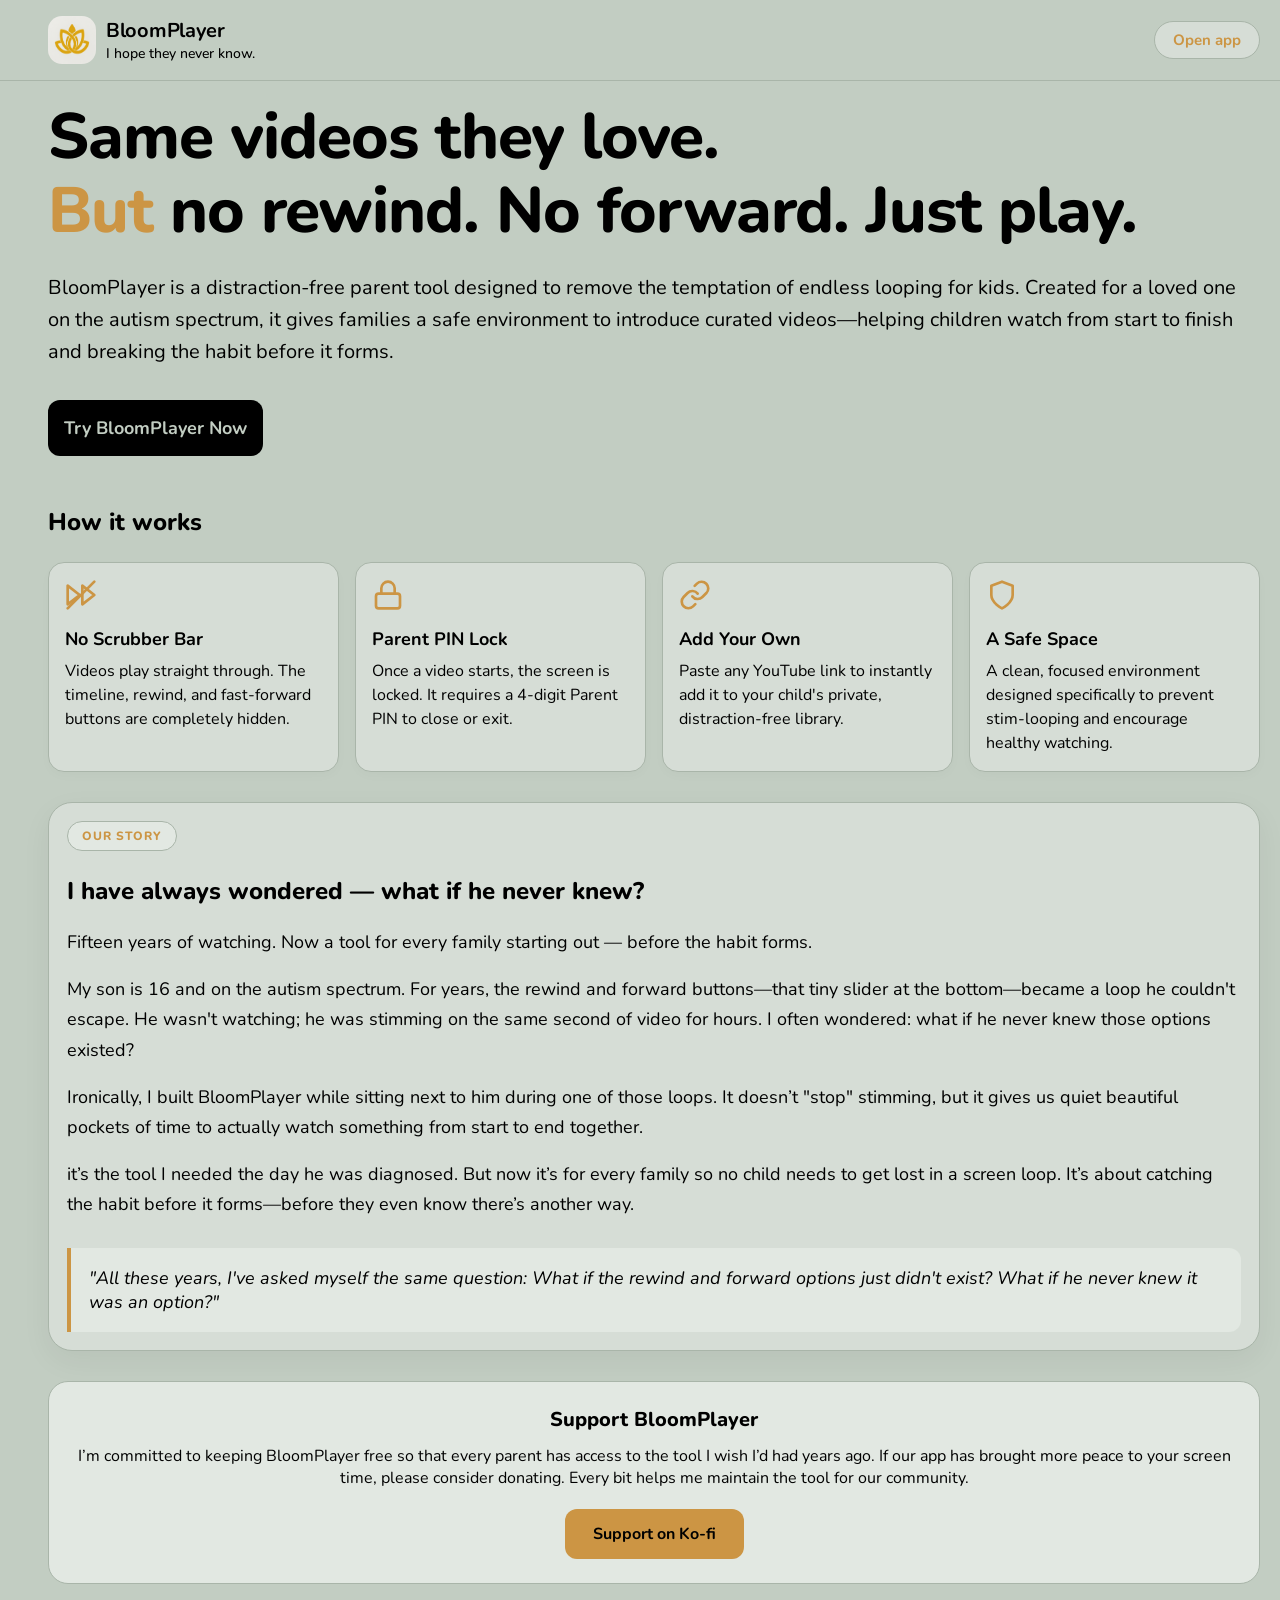
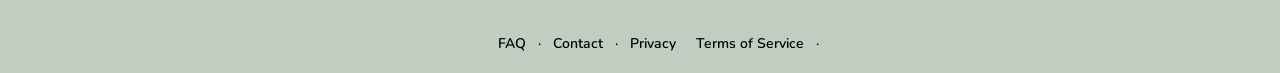
<file: index.html>
<!DOCTYPE html>
<html lang="en">
<head>
<meta charset="UTF-8"/>
<meta name="color-scheme" content="light">
<meta name="viewport" content="width=device-width, initial-scale=1.0, user-scalable=no"/>
<title>BloomPlayer - Distraction-Free Video</title>
<meta name="mobile-web-app-capable" content="yes"/>
<meta name="apple-mobile-web-app-capable" content="yes"/>
<meta name="apple-mobile-web-app-status-bar-style" content="default"/>
<meta name="apple-mobile-web-app-title" content="BloomPlayer"/>
<link rel="apple-touch-icon" href="icon.png"/>
<link rel="icon" type="image/png" href="icon.png"/>
<link rel="manifest" href="manifest.json"/>
<link rel="canonical" href="https://www.bloomplayer.com" />
<meta name="theme-color" content="#C2CDC2"/>

<link rel="stylesheet" href="theme-v2.css?v=2.2"/>
<link href="https://fonts.googleapis.com/css2?family=Nunito:ital,wght@0,400;1,400&family=Nunito:wght@400;500;600;700;800&display=swap" rel="stylesheet"/>

<script async src="https://www.googletagmanager.com/gtag/js?id=G-4LPVCYGQP9"></script>
<script>
  window.dataLayer=window.dataLayer||[];
  function gtag(){dataLayer.push(arguments);}
  gtag('js',new Date());
  gtag('config','G-4LPVCYGQP9');
</script>

<style>
/* --- BASE STYLES --- */
* { margin:0; padding:0; box-sizing:border-box; -webkit-tap-highlight-color:transparent; }
body { background: var(--bg); color: #000000; font-family: 'Nunito', -apple-system, sans-serif; min-height: 100vh; }
.screen { display: flex; flex-direction: column; min-height: 100vh; }

/* Responsive Layout Locks (No max-width caps) */
html, body, .screen { overflow-x: hidden !important; width: 100% !important; }
.app-nav, .app-content { box-sizing: border-box !important; width: 100% !important; padding-left: 20px !important; padding-right: 20px !important; }
@media(min-width: 640px) { .app-nav, .app-content { padding-left: 32px !important; padding-right: 20px !important; } }
@media(min-width: 1024px) { .app-nav, .app-content { padding-left: 48px !important; padding-right: 20px !important; } }

/* --- APP HEADER --- */
.app-nav { position: sticky; top: 0; z-index: 50; background: var(--bg); border-bottom: 1px solid var(--border); display: flex; align-items: center; justify-content: space-between; gap: 12px; width: 100%; padding: 16px; box-sizing: border-box; }
.nav-brand { display: flex; align-items: center; gap: 10px; cursor: pointer; user-select: none; flex: 1; min-width: 0; }
.nav-brand img { width: 48px; height: 48px; border-radius: 14px; flex-shrink: 0; }
.nav-brand > div { min-width: 0; display: flex; flex-direction: column; }
.brand-name { font-size: 20px; font-weight: 700; letter-spacing: -0.3px; white-space: nowrap; overflow: hidden; text-overflow: ellipsis; color: #000000; }
.brand-tag { font-size: 14px; color: #000000; font-style: normal; white-space: nowrap; overflow: hidden; text-overflow: ellipsis; }
.nav-right { display: flex; flex-direction: row; align-items: center; gap: 8px; margin-left: auto; flex-shrink: 0; }

.btn-nav {
    background-color: var(--card);
    color: #CC9544; 
    border: 1px solid var(--border);
    padding: 8px 18px;
    border-radius: 20px;
    font-weight: 700;
    font-size: 15px;
    cursor: pointer;
    text-decoration: none;
    font-family: 'Nunito';
    transition: all 0.2s;
}
.btn-nav:hover { opacity: 0.8; }

/* --- LANDING PAGE SPECIFIC STYLES --- */
.landing-container {
    width: 100%;
}

/* HERO */
.hero {
    padding: 20px 0 20px;
    width: 100%;
}

.hero-tag {
    display: inline-block;
    background-color: var(--card);
    color: #CC9544;
    padding: 6px 14px;
    border-radius: 20px;
    font-size: 12px;
    font-weight: 800;
    letter-spacing: 1px;
    text-transform: uppercase;
    margin-bottom: 24px;
    border: 1px solid var(--border);
}

.hero h1 {
    font-size: clamp(2.5rem, 5vw, 4rem);
    line-height: 1.15;
    margin: 0 0 24px 0;
    letter-spacing: -1px;
    font-weight: 800;
    color: #000000;
}

.hero h1 .accent {
    color: #CC9544; 
}

.hero-description {
    font-size: 20px;
    margin-bottom: 32px;
    color: #000000;
    line-height: 1.6;
    width: 100%;
}

.btn-primary {
    display: inline-flex;
    align-items: center;
    justify-content: center;
    background-color: #000000;
    color: var(--bg); 
    padding: 16px 16px;
    border-radius: 12px;
    font-weight: 700;
    font-size: 18px;
    text-decoration: none;
    transition: opacity 0.2s;
    font-family: 'Nunito';
}

.btn-primary:hover {
    opacity: 0.85;
}

/* WHY GRID */
.why-section {
    margin: 30px 0;
    width: 100%;
}

.why-section h2 {
    font-size: 24px;
    font-weight: 800;
    margin-bottom: 24px;
    color: #000000;
}

.why-grid {
    display: grid;
    grid-template-columns: 1fr;
    gap: 16px;
    width: 100%;
}

@media(min-width: 640px) {
    .why-grid {
        grid-template-columns: repeat(2, 1fr);
    }
}

@media(min-width: 1024px) {
    .why-grid {
        grid-template-columns: repeat(4, 1fr);
    }
}

.why-card {
    background-color: var(--card);
    border: 1px solid var(--border);
    border-radius: 16px;
    padding: 16px;
    box-shadow: 0 4px 12px rgba(0,0,0,0.02);
    display: flex;
    flex-direction: column;
}

.why-icon {
    margin-bottom: 16px;
    color: #CC9544; /* Accents the SVGs beautifully */
}

.why-icon svg {
    width: 32px;
    height: 32px;
    stroke: currentColor;
    display: block;
}

.why-card h3 {
    font-size: 18px;
    font-weight: 700;
    margin-bottom: 8px;
    color: #000000;
}

.why-card p {
    font-size: 16px;
    color: #000000;
    line-height: 1.5;
    margin: 0;
}

/* STORY SECTION */
.story-section {
    background-color: var(--card);
    border: 1px solid var(--border);
    border-radius: 24px;
    padding: 18px;
    margin: 30px 0 30px;
    box-shadow: 0 10px 30px rgba(0,0,0,0.05);
    width: 100%;
}

.story-section h2 {
    font-size: 24px;
    margin-top: 0;
    font-weight: 800;
    margin-bottom: 20px;
    color: #000000;
}

.story-section p {
    font-size: 18px;
    color: #000000;
    line-height: 1.7;
    margin-bottom: 16px;
}

.quote-box {
    background-color: var(--input-bg);
    border-left: 4px solid #CC9544;
    padding: 18px;
    border-radius: 0 12px 12px 0;
    font-style: italic;
    margin-top: 28px;
    font-size: 18px;
    color: #000000;
}

/* DONATION CONTAINER */
.donation-container {
    background-color: var(--input-bg);
    border: 1.5px solid var(--border);
    border-radius: 20px;
    padding: 24px 24px;
    text-align: center;
    margin: 30px 0 30px;
    width: 100%;
}

.donation-container h3 {
    font-size: 20px;
    font-weight: 800;
    margin-bottom: 12px;
    color: #000000;
}

.donation-container p {
    font-size: 16px;
    color: #000000;
    margin-bottom: 20px;
    width: 100%;
}

.btn-donate {
    display: inline-block;
    background-color: #CC9544; 
    color: #000000;
    padding: 14px 28px;
    border-radius: 12px;
    font-weight: 700;
    font-size: 16px;
    text-decoration: none;
    transition: opacity 0.2s;
    font-family: 'Nunito';
}

.btn-donate:hover {
    opacity: 0.85;
}

/* FOOTER */
.app-footer {
    text-align: center;
    font-size: 14px;
    font-weight: 600;
    padding: 20px 0 20px;
    width: 100%;
}

.app-footer a { 
    color: #000000; 
    text-decoration: none; 
    margin: 0 8px; 
}

.app-footer a:hover { 
    text-decoration: underline; 
}

@media(max-width: 600px) {
    .story-section { padding: 24px 24px; }
    .hero { padding: 20px 0 20px; }
}
</style>
</head>
<body>

<div class="screen">
  
  <nav class="app-nav">
    <div class="nav-brand" id="logo">
      <img src="icon.png" alt="BloomPlayer Logo"/>
      <div>
        <div class="brand-name">BloomPlayer</div>
        <div class="brand-tag">I hope they never know.</div>
      </div>
    </div>
    <div class="nav-right">
      <a href="app.html" class="btn-nav">Open app</a>
    </div>
  </nav>

  <div class="app-content">
      <div class="landing-container">
          
          <section class="hero">
              <h1>Same videos they love.<br>
              <span class="accent">But</span> no rewind. No forward. Just play.</h1>
              
              <p class="hero-description">
                 BloomPlayer is a distraction-free parent tool designed to remove the temptation of endless looping for kids. Created for a loved one on the autism spectrum, it gives families a safe environment to introduce curated videos—helping children watch from start to finish and breaking the habit before it forms.
              </p>
              
              <a href="app.html" class="btn-primary">Try BloomPlayer Now</a>
          </section>

          <section class="why-section">
              <h2>How it works</h2>
              <div class="why-grid">
                  <div class="why-card">
                      <div class="why-icon">
                          <svg xmlns="http://www.w3.org/2000/svg" viewBox="0 0 24 24" fill="none" stroke-width="2" stroke-linecap="round" stroke-linejoin="round">
                              <polygon points="13 19 22 12 13 5 13 19"></polygon>
                              <polygon points="2 19 11 12 2 5 2 19"></polygon>
                              <line x1="22" y1="2" x2="2" y2="22"></line>
                          </svg>
                      </div>
                      <h3>No Scrubber Bar</h3>
                      <p>Videos play straight through. The timeline, rewind, and fast-forward buttons are completely hidden.</p>
                  </div>
                  <div class="why-card">
                      <div class="why-icon">
                          <svg xmlns="http://www.w3.org/2000/svg" viewBox="0 0 24 24" fill="none" stroke-width="2" stroke-linecap="round" stroke-linejoin="round">
                              <rect x="3" y="11" width="18" height="11" rx="2" ry="2"></rect>
                              <path d="M7 11V7a5 5 0 0 1 10 0v4"></path>
                          </svg>
                      </div>
                      <h3>Parent PIN Lock</h3>
                      <p>Once a video starts, the screen is locked. It requires a 4-digit Parent PIN to close or exit.</p>
                  </div>
                  <div class="why-card">
                      <div class="why-icon">
                          <svg xmlns="http://www.w3.org/2000/svg" viewBox="0 0 24 24" fill="none" stroke-width="2" stroke-linecap="round" stroke-linejoin="round">
                              <path d="M10 13a5 5 0 0 0 7.54.54l3-3a5 5 0 0 0-7.07-7.07l-1.72 1.71"></path>
                              <path d="M14 11a5 5 0 0 0-7.54-.54l-3 3a5 5 0 0 0 7.07 7.07l1.71-1.71"></path>
                          </svg>
                      </div>
                      <h3>Add Your Own</h3>
                      <p>Paste any YouTube link to instantly add it to your child's private, distraction-free library.</p>
                  </div>
                  <div class="why-card">
                      <div class="why-icon">
                          <svg xmlns="http://www.w3.org/2000/svg" viewBox="0 0 24 24" fill="none" stroke-width="2" stroke-linecap="round" stroke-linejoin="round">
                              <path d="M12 22s8-4 8-10V5l-8-3-8 3v7c0 6 8 10 8 10z"></path>
                          </svg>
                      </div>
                      <h3>A Safe Space</h3>
                      <p>A clean, focused environment designed specifically to prevent stim-looping and encourage healthy watching.</p>
                  </div>
              </div>
          </section>

          <section class="story-section">
              <span class="hero-tag" style="background: var(--input-bg);">Our Story</span>
              <h2>I have always wondered — what if he never knew?</h2>
              
              <p>Fifteen years of watching. Now a tool for every family starting out — before the habit forms.</p>
              
               <p>My son is 16 and on the autism spectrum. For years, the rewind and forward buttons—that tiny slider at the bottom—became a loop he couldn't escape. He wasn't watching; he was stimming on the same second of video for hours. I often wondered: what if he never knew those options existed?</p>
               <p>Ironically, I built BloomPlayer while sitting next to him during one of those loops. It doesn’t "stop" stimming, but it gives us quiet beautiful pockets of time to actually watch something from start to end together.</p> 
               <p>it’s the tool I needed the day he was diagnosed. But now it’s for every family so no child needs to get lost in a screen loop. It’s about catching the habit before it forms—before they even know there’s another way.</p>
              <div class="quote-box">
                  "All these years, I've asked myself the same question: What if the rewind and forward options just didn't exist? What if he never knew it was an option?"
              </div>
          </section>

          <div class="donation-container">
              <h3>Support BloomPlayer</h3>
            <p>I’m committed to keeping BloomPlayer free so that every parent has access to the tool I wish I’d had years ago. If our app has brought more peace to your screen time, please consider donating. Every bit helps me maintain the tool for our community.</p>  
            <a href="https://ko-fi.com/BloomPlayer" target="_blank" class="btn-donate">Support on Ko-fi</a>
          </div>

          <div class="app-footer">
            <a href="faq.html">FAQ</a> &middot;
            <a href="contact.html">Contact</a> &middot;
            <a href="privacy.html">Privacy</a>
            <a href="tos.html">Terms of Service</a> &middot;
     </div>

      </div>
  </div>

</div>
<script type="application/ld+json">
{
  "@context": "https://schema.org",
  "@type": "FAQPage",
  "mainEntity": [
    {
      "@type": "Question",
      "name": "Is BloomPlayer really free?",
      "acceptedAnswer": {
        "@type": "Answer",
        "text": "Yes—BloomPlayer is completely free. We don't have ads, paywalls, or hidden subscriptions. Our goal is just to keep the tools you and your children rely on simple and free. As the app grows, we might add optional features to help cover development costs, but the core experience will always stay free."
      }
    },
    {
      "@type": "Question",
      "name": "What is BloomPlayer?",
      "acceptedAnswer": {
        "@type": "Answer",
        "text": "BloomPlayer is a simple web app built for children to watch YouTube videos without any distractions. There are no controls like rewind, skip, or progress bars. You, as the parent, set up the video and hand it to your child—the video just plays from start to finish."
      }
    },
    {
      "@type": "Question",
      "name": "Do I need to download anything?",
      "acceptedAnswer": {
        "@type": "Answer",
        "text": "Nope, BloomPlayer runs right in your browser. On iPhone, just tap Share → Add to Home Screen. On Android, Chrome will usually prompt you to install it as an app."
      }
    }
  ]
}
</script>
</body>
</html>
</file>
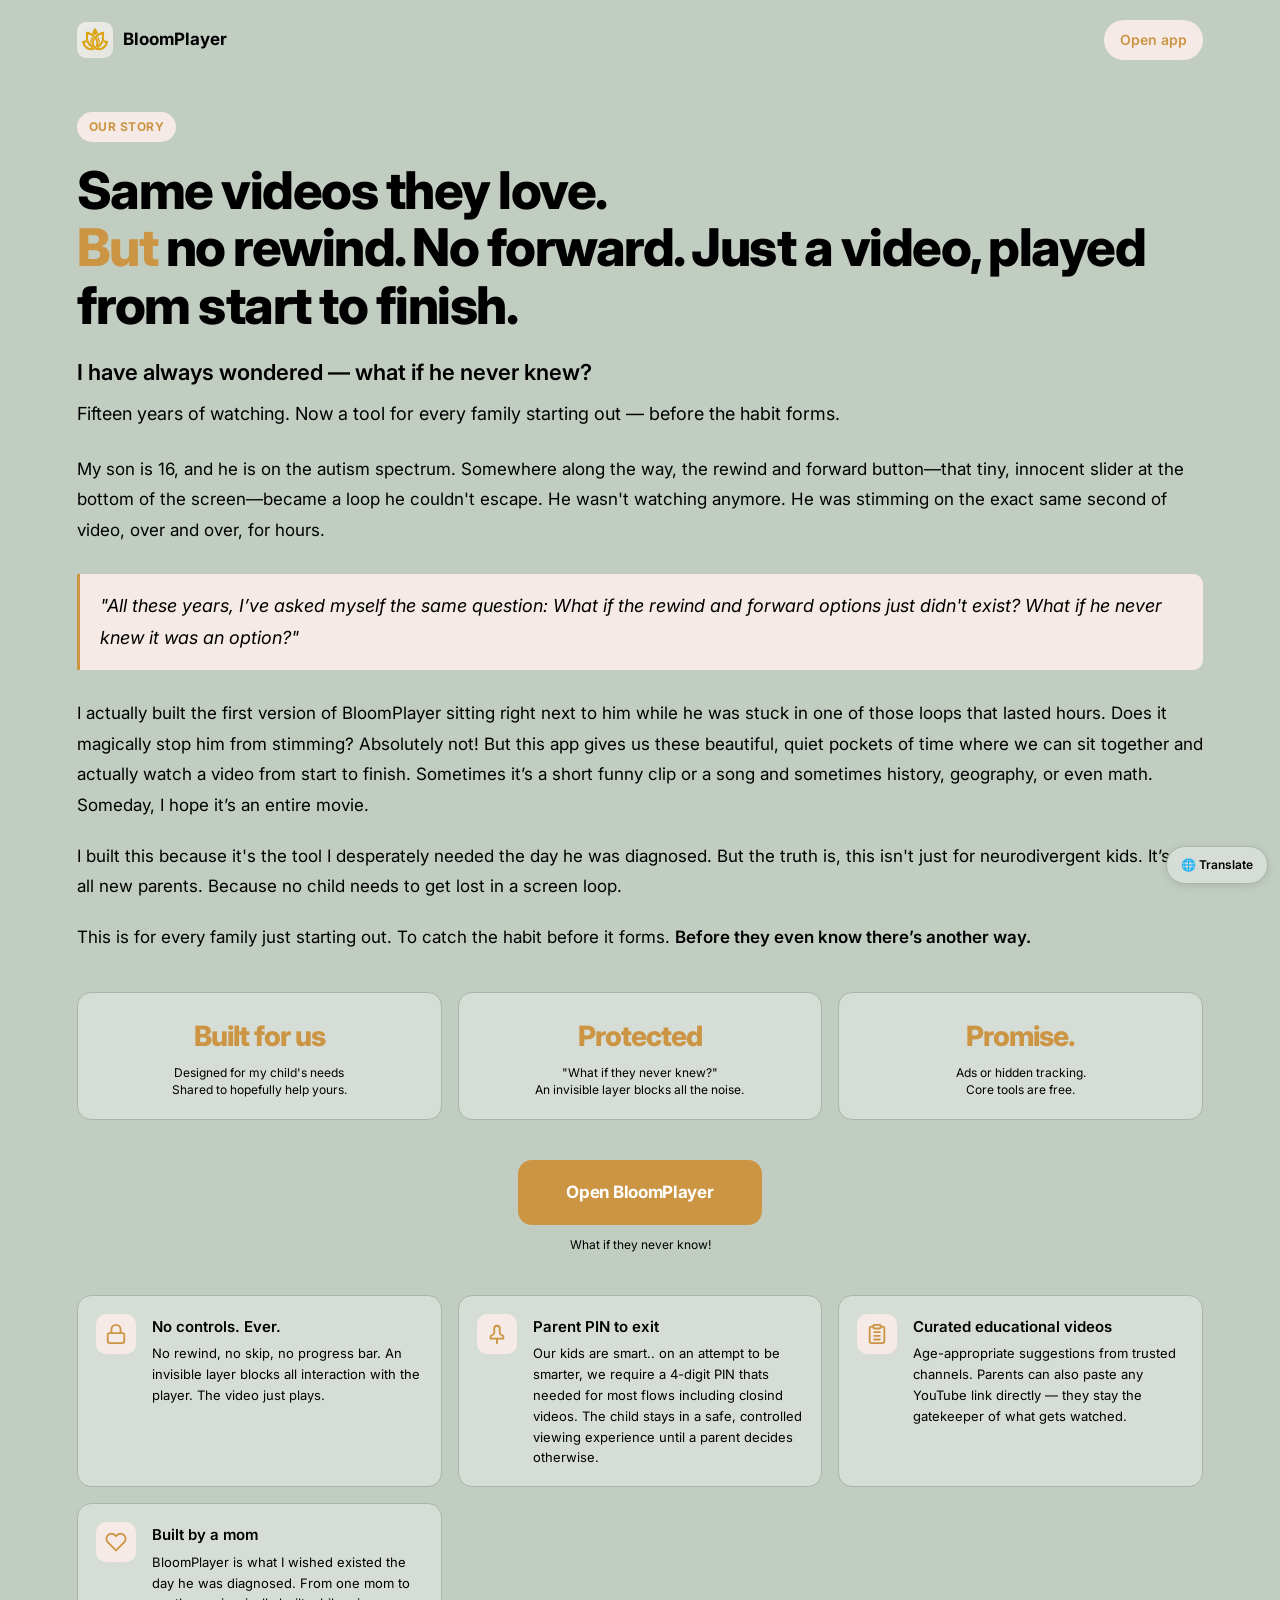
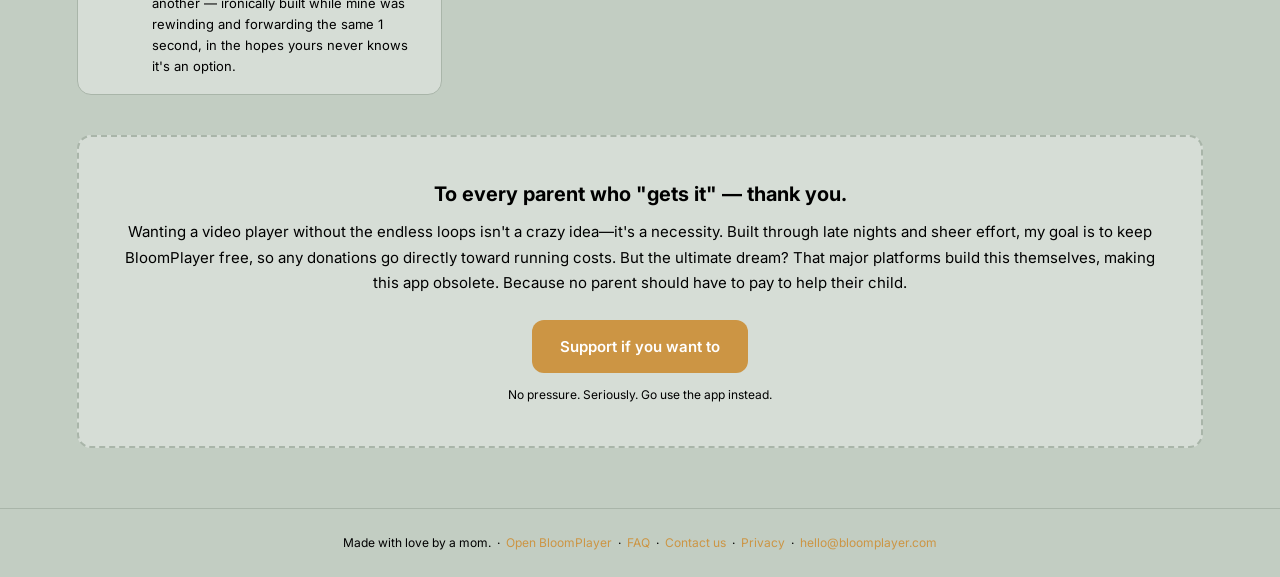
<file: about.html>
<!DOCTYPE html>
<html lang="en">
<head>
  <meta name="color-scheme" content="light">
<meta charset="UTF-8"/>
<meta name="viewport" content="width=device-width, initial-scale=1.0"/>
<meta http-equiv="Cache-Control" content="no-cache, no-store, must-revalidate"/>
<meta http-equiv="Pragma" content="no-cache"/>
<meta http-equiv="Expires" content="0"/>
<title>BloomPlayer — Our Story</title>
<meta name="description" content="Why BloomPlayer exists. One parent, one night, one big idea."/>
<link rel="apple-touch-icon" href="icon.png"/>
<link rel="icon" type="image/png" href="icon.png"/>
<link rel="stylesheet" href="theme-v2.css?v=2.2"/>
<script async src="https://www.googletagmanager.com/gtag/js?id=G-4LPVCYGQP9"></script>
<script>
  window.dataLayer = window.dataLayer || [];
  function gtag(){dataLayer.push(arguments);}
  gtag('js', new Date());
  gtag('config', 'G-4LPVCYGQP9');
</script>
<style>
@import url('https://fonts.googleapis.com/css2?family=Inter:wght@400;500;600;700;800&display=swap');

*{margin:0;padding:0;box-sizing:border-box;}
body{background:var(--bg);color:var(--text);font-family:'Inter',-apple-system,sans-serif;line-height:1.7;}

/* ── Single width token used everywhere ── */
/* ── Single width token used everywhere ── */
.wrap { 
  width: 100%; 
  /* max-width removed entirely! */
  margin-left: auto; 
  margin-right: auto; 
  padding-left: clamp(16px, 6vw, 12vw); 
  padding-right: clamp(16px, 6vw, 12vw); 
}

nav{display:flex;align-items:center;justify-content:space-between;padding-top:20px;padding-bottom:20px;}
.nav-brand{display:flex;align-items:center;gap:10px;text-decoration:none;color:var(--text);}
.nav-name{font-size:17px;font-weight:700;color:var(--text);}
.nav-link{font-size:14px;color:var(--red);font-weight:600;text-decoration:none;background:var(--red-light);padding:8px 16px;border-radius:20px;}

.hero{padding-top:32px;}
.hero-eyebrow{display:inline-flex;align-items:center;gap:6px;background:var(--red-light);color:var(--red);font-size:12px;font-weight:700;padding:5px 12px;border-radius:20px;margin-bottom:20px;text-transform:uppercase;letter-spacing:0.5px;}
.hero h1{font-size:clamp(28px,5vw,52px);font-weight:800;letter-spacing:-1.5px;line-height:1.1;margin-bottom:20px;color:var(--text);}
.hero h1 span{color:var(--red);}
.hero-sub{font-size:18px;color:var(--text-2);line-height:1.7;margin-bottom:0;}

.story{padding-top:24px;}
.story p{font-size:17px;color:var(--text-2);margin-bottom:20px;line-height:1.8;}
.story p strong{color:var(--text);font-weight:600;}
.story .highlight{background:var(--red-light);border-left:3px solid var(--red);padding:16px 20px;border-radius:0 10px 10px 0;margin:28px 0;}
.story .highlight p{color:var(--text);font-size:18px;font-style:italic;margin:0;}

.stats {
  display: grid;
  grid-template-columns: repeat(auto-fit, minmax(220px, 1fr));
  gap: 16px;
  margin-top: 40px;
  margin-bottom: 40px;
}
  .stat{background:var(--card);border:1px solid var(--border);border-radius:var(--radius);padding:20px;text-align:center;}
.stat-number{font-size:28px;font-weight:800;color:var(--red);letter-spacing:-1px;}
.stat-label{font-size:12px;color:var(--text-3);margin-top:4px;line-height:1.4;}

.why-section{padding-top:0;}
.why-grid {
  display: grid;
  grid-template-columns: repeat(auto-fit, minmax(340px, 1fr));
  gap: 16px;
  margin-top: 20px;
}
  .why-item{display:flex;gap:16px;align-items:flex-start;background:var(--card);border:1px solid var(--border);border-radius:var(--radius);padding:18px;}
.why-icon{width:40px;height:40px;border-radius:10px;display:flex;align-items:center;justify-content:center;font-size:20px;flex-shrink:0;background:var(--red-light);}
.why-title{font-size:15px;font-weight:600;margin-bottom:4px;color:var(--text);}
.why-text{font-size:13px;color:var(--text-2);line-height:1.6;}

.night-banner{margin-top:40px;}
.night-card {
  background: var(--card);
  border: 1px solid var(--border);
  border-radius: var(--radius);
  padding: clamp(24px, 5vw, 40px); /* Scales padding smoothly across devices */
  max-width: 640px; /* Stops it from stretching too wide on laptops */
  margin: 0 auto; /* Centers the card perfectly */
}
.night-card h3 { font-size: 20px; font-weight: 800; margin-bottom: 10px; letter-spacing: -0.5px; color: var(--text); }
.night-card p { font-size: 15px; color: var(--text-2); line-height: 1.7; }

.donate-section{margin-top:40px;padding-bottom:60px;}
.donate-card {
  background: var(--card);
  border: 2px dashed var(--border);
  border-radius: var(--radius);
  padding: clamp(24px, 5vw, 40px); 
  text-align: center;
  margin: 0 auto; 
}

.donate-emoji { font-size: 40px; margin-bottom: 12px; }
.donate-card h3 { font-size: 20px; font-weight: 700; margin-bottom: 8px; color: var(--text); }
.donate-card p { font-size: 15px; color: var(--text-2); margin-bottom: 24px; line-height: 1.7; }
.donate-btn{display:inline-block;background:var(--red);color:white;font-size:15px;font-weight:600;padding:14px 28px;border-radius:12px;text-decoration:none;font-family:inherit;}
.donate-note{font-size:12px;color:var(--text-3);margin-top:12px;}

.cta-section{margin-top:40px;margin-bottom:40px;text-align:center;}
.cta-btn{display:inline-block;background:var(--red);color:white;font-size:17px;font-weight:700;padding:18px 48px;border-radius:14px;text-decoration:none;letter-spacing:-0.3px;}
.cta-note{font-size:12px;color:var(--text-3);margin-top:10px;}

footer{border-top:1px solid var(--border);padding:24px;text-align:center;font-size:12px;color:var(--text-3);}
footer a{color:var(--red);text-decoration:none;}

@media(max-width: 640px) {
  .stats { grid-template-columns: 1fr; }
  .why-grid { grid-template-columns: 1fr; }
  .hero h1 { letter-spacing: -0.5px; }
}

</style>
</head>
<body>

<div style="position:fixed;bottom:16px;right:12px;z-index:999;">
  <a href="#" onclick="window.open('https://translate.google.com/translate?sl=en&tl=auto&u='+encodeURIComponent(window.location.href),'_blank');return false;" style="display:flex;align-items:center;gap:6px;background:var(--card);border:1px solid var(--border);border-radius:20px;padding:8px 14px;font-size:12px;font-weight:600;color:var(--text);text-decoration:none;box-shadow:0 2px 8px rgba(0,0,0,0.1);">&#127760; Translate</a>
</div>


<nav class="wrap">
  <a class="nav-brand" href="index.html">
    <img src="icon.png" style="width:36px;height:36px;border-radius:9px;flex-shrink:0;"/>
    <span class="nav-name">BloomPlayer</span>
  </a>
  <a class="nav-link" href="index.html">Open app</a>
</nav>

<div class="hero wrap">
  <div class="hero-eyebrow">Our story</div>
  <h1>Same videos they love.<br/><span>But</span> no rewind. No forward. Just a video, played from start to finish.</h1>
  <p class="hero-sub" style="font-size:22px;font-weight:600;color:var(--text);margin-bottom:8px;">I have always wondered — what if he never knew?</p>
  <p class="hero-sub">Fifteen years of watching. Now a tool for every family starting out — before the habit forms.</p>
</div>

<div class="story wrap">
  <p>My son is 16, and he is on the autism spectrum. Somewhere along the way, the rewind and forward button—that tiny, innocent slider at the bottom of the screen—became a loop he couldn't escape. He wasn't watching anymore. He was stimming on the exact same second of video, over and over, for hours.</p>

  <div class="highlight">
    <p>"All these years, I’ve asked myself the same question: What if the rewind and forward options just didn't exist? What if he never knew it was an option?"</p>
  </div>

  <p>I actually built the first version of BloomPlayer sitting right next to him while he was stuck in one of those loops that lasted hours. Does it magically stop him from stimming? Absolutely not! But this app gives us these beautiful, quiet pockets of time where we can sit together and actually watch a video from start to finish. Sometimes it’s a short funny clip or a song and sometimes history, geography, or even math. Someday, I hope it’s an entire movie.</p>

  <p>I built this because it's the tool I desperately needed the day he was diagnosed. But the truth is, this isn't just for neurodivergent kids. It’s for all new parents. Because no child needs to get lost in a screen loop.</p>

  <p>This is for every family just starting out. To catch the habit before it forms. <strong>Before they even know there’s another way.</strong></p>
</div>

<div class="stats wrap">
  <div class="stat"><div class="stat-number">Built for us</div><div class="stat-label">Designed for my child's needs<br/>Shared to hopefully help yours.</div></div>
  <div class="stat"><div class="stat-number">Protected</div><div class="stat-label">"What if they never knew?"<br/>An invisible layer blocks all the noise.</div></div>
  <div class="stat"><div class="stat-number">Promise.         </div><div class="stat-label">Ads or hidden tracking.<br/>Core tools are free.</div></div>
</div>

<div class="cta-section wrap">
  <a class="cta-btn" href="index.html">Open BloomPlayer</a>
  <div class="cta-note">What if they never know!</div>
</div>

  <div class="why-grid wrap">    
    <div class="why-item">
      <div class="why-icon">
        <svg width="22" height="22" viewBox="0 0 24 24" fill="none" stroke="#CC9544" stroke-width="2" stroke-linecap="round" stroke-linejoin="round">
          <rect x="3" y="11" width="18" height="11" rx="2" ry="2"></rect>
          <path d="M7 11V7a5 5 0 0 1 10 0v4"></path>
        </svg>
      </div>
      <div>
        <div class="why-title">No controls. Ever.</div>
        <div class="why-text">No rewind, no skip, no progress bar. An invisible layer blocks all interaction with the player. The video just plays.</div>
      </div>
    </div>

    <div class="why-item">
      <div class="why-icon">
        <svg width="22" height="22" viewBox="0 0 24 24" fill="none" stroke="#CC9544" stroke-width="2" stroke-linecap="round" stroke-linejoin="round">
          <line x1="12" y1="17" x2="12" y2="22"></line>
          <path d="M5 17h14v-1.76a2 2 0 0 0-1.11-1.79l-1.78-.9A2 2 0 0 1 15 10.68V6a3 3 0 0 0-3-3h0a3 3 0 0 0-3 3v4.68a2 2 0 0 1-1.11 1.87l-1.78.9A2 2 0 0 0 5 15.24Z"></path>
        </svg>
      </div>
      <div>
        <div class="why-title">Parent PIN to exit</div>
        <div class="why-text">Our kids are smart.. on an attempt to be smarter, we require a 4-digit PIN thats needed for most flows including closind videos. The child stays in a safe, controlled viewing experience until a parent decides otherwise.</div>
      </div>
    </div>

    <div class="why-item">
      <div class="why-icon">
        <svg width="22" height="22" viewBox="0 0 24 24" fill="none" stroke="#CC9544" stroke-width="2" stroke-linecap="round" stroke-linejoin="round">
          <path d="M16 4h2a2 2 0 0 1 2 2v14a2 2 0 0 1-2 2H6a2 2 0 0 1-2-2V6a2 2 0 0 1 2-2h2"></path>
          <rect x="8" y="2" width="8" height="4" rx="1" ry="1"></rect>
          <path d="M9 14h6"></path>
          <path d="M9 10h6"></path>
          <path d="M9 18h6"></path>
        </svg>
      </div>
      <div>
        <div class="why-title">Curated educational videos</div>
        <div class="why-text">Age-appropriate suggestions from trusted channels. Parents can also paste any YouTube link directly — they stay the gatekeeper of what gets watched.</div>
      </div>
    </div>

    <div class="why-item">
      <div class="why-icon">
        <svg width="22" height="22" viewBox="0 0 24 24" fill="none" stroke="#CC9544" stroke-width="2" stroke-linecap="round" stroke-linejoin="round">
          <path d="M20.84 4.61a5.5 5.5 0 0 0-7.78 0L12 5.67l-1.06-1.06a5.5 5.5 0 0 0-7.78 7.78l1.06 1.06L12 21.23l7.78-7.78 1.06-1.06a5.5 5.5 0 0 0 0-7.78z"></path>
        </svg>
      </div>
      <div>
        <div class="why-title">Built by a mom</div>
        <div class="why-text">BloomPlayer is what I wished existed the day he was diagnosed. From one mom to another — ironically built while mine was rewinding and forwarding the same 1 second, in the hopes yours never knows it's an option.</div>
      </div>
    </div>

  </div>

<div class="donate-section wrap">
  <div class="donate-card">
    <h3>To every parent who "gets it" — thank you.</h3>
    <p>Wanting a video player without the endless loops isn't a crazy idea—it's a necessity. Built through late nights and sheer effort, my goal is to keep BloomPlayer free, so any donations go directly toward running costs. But the ultimate dream? That major platforms build this themselves, making this app obsolete. Because no parent should have to pay to help their child.</p>
    <a class="donate-btn" href="https://ko-fi.com/BloomPlayer" target="_blank">Support if you want to</a>
    <div class="donate-note">No pressure. Seriously. Go use the app instead.</div>
  </div>
</div>


<footer>
  Made with love by a mom. &nbsp;·&nbsp;
  <a href="index.html">Open BloomPlayer</a> &nbsp;·&nbsp;
  <a href="faq.html">FAQ</a> &nbsp;·&nbsp;
  <a href="contact.html">Contact us</a> &nbsp;·&nbsp;
  <a href="privacy.html">Privacy</a> &nbsp;·&nbsp;
  <a href="mailto:hello@bloomplayer.com">hello@bloomplayer.com</a>
</footer>

</body>
</html>
</file>
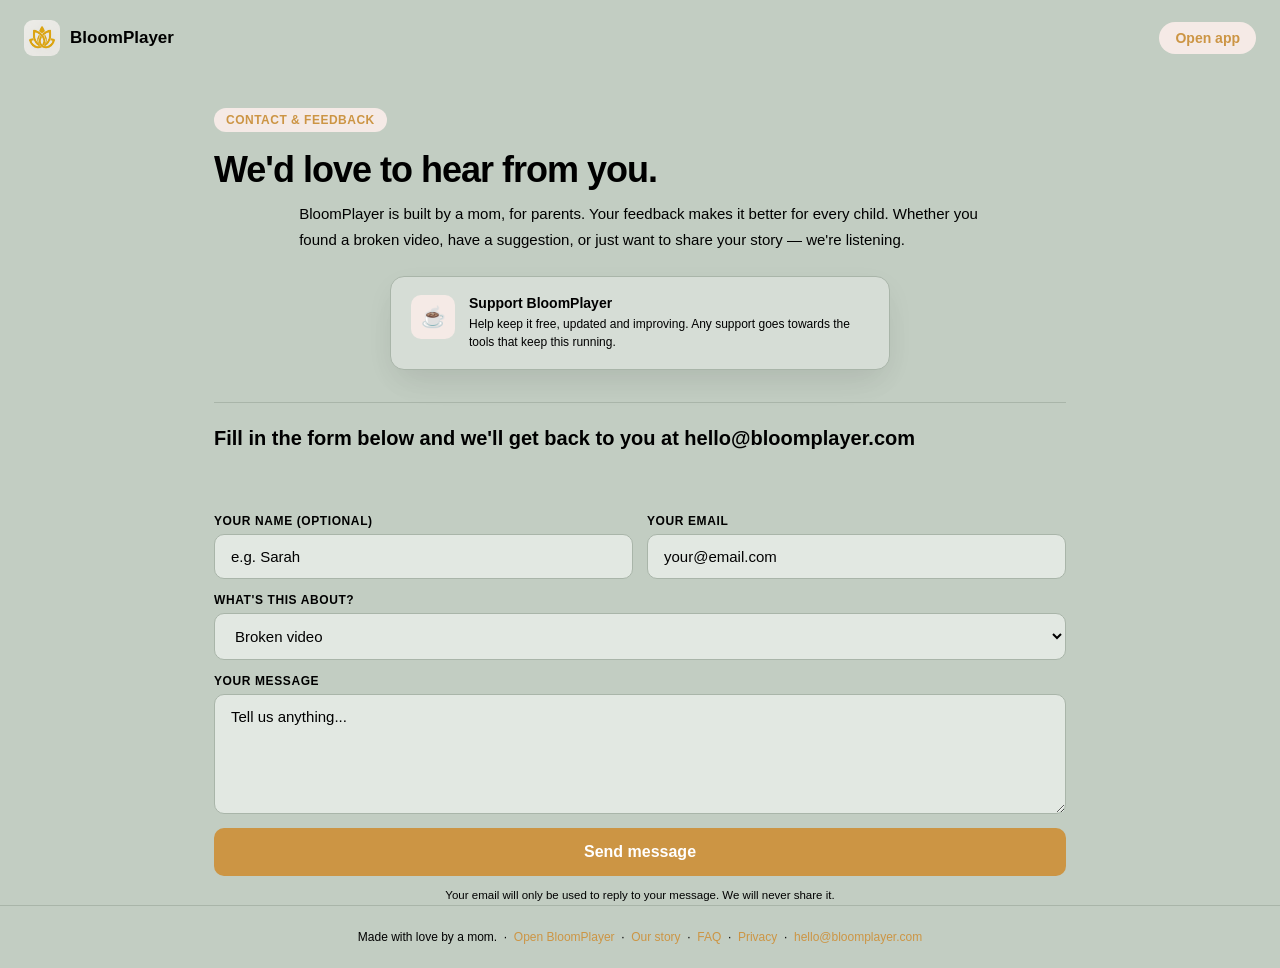
<file: contact.html>
<!DOCTYPE html>

<html lang="en">
<head>
<meta name="color-scheme" content="light">
<meta charset="UTF-8"/>
<meta name="viewport" content="width=device-width, initial-scale=1.0"/>
<title>BloomPlayer — Contact & Feedback</title>
<link rel="apple-touch-icon" href="icon.jpeg"/>
<link rel="icon" type="image/png" href="icon.jpeg"/>
<link rel="stylesheet" href="theme-v2.css"/>
<script async src="https://www.googletagmanager.com/gtag/js?id=G-4LPVCYGQP9"></script>
<script>
  window.dataLayer=window.dataLayer||[];
  function gtag(){dataLayer.push(arguments);}
  gtag('js',new Date());
  gtag('config','G-4LPVCYGQP9');
</script>
<style>
@import url('https://fonts.googleapis.com/css2?family=Inter:wght@400;500;600;700;800&display=swap');

*{margin:0;padding:0;box-sizing:border-box;}
body{background:var(--bg);color:var(--text);font-family:‘Nunito’,-apple-system,sans-serif;min-height:100vh;}

/* ── NAV ── */
nav{display:flex;align-items:center;justify-content:space-between;padding:16px 14px;width:100%;}
@media(min-width:640px){nav{padding:20px 24px;}}
.nav-brand{display:flex;align-items:center;gap:10px;text-decoration:none;color:var(--text);}
.nav-name{font-size:17px;font-weight:700;}
.nav-link{font-size:14px;color:var(--red);font-weight:600;text-decoration:none;background:var(--red-light);padding:8px 16px;border-radius:20px;}

/* ── CONTENT WRAPPER ── */
.page{display:flex;flex-direction:column;gap:0;width:100%;padding:0 14px;max-width:100%;}
@media(min-width:640px){.page{padding:0 24px;}}
@media(min-width:1024px){.page{padding:0 48px;}}
@media(min-width:1280px){.page{max-width:900px;margin:0 auto;padding:0 24px;}}

/* ── HERO ── */
.hero{padding:24px 0 20px;}
@media(min-width:640px){.hero{padding:32px 0 24px;}}
.eyebrow{display:inline-flex;align-items:center;gap:6px;background:var(--red-light);color:var(--red);font-size:12px;font-weight:700;padding:5px 12px;border-radius:20px;margin-bottom:16px;text-transform:uppercase;letter-spacing:0.5px;}
.hero h1{font-size:clamp(24px,5vw,36px);font-weight:800;letter-spacing:-1px;line-height:1.2;margin-bottom:10px;}
.hero p{font-size:15px;color:var(--text-2);line-height:1.7;max-width:80%;margin-left:auto;margin-right: auto;}
@media (max-width: 640px) {
  .hero p {
    max-width: 100%;
  }
}

/* ── OPTION CARDS ── */
/*.options{display:grid;grid-template-columns:1fr;gap:12px;margin-bottom:28px;}*/
@media(min-width:640px){.options{grid-template-columns:repeat(2,1fr);}}
@media(min-width:1024px){.options{grid-template-columns:repeat(3,1fr);}}
.options {
  display: flex;
  justify-content: center;   /* centers the card horizontally */
  gap: 12px;
  margin-bottom: 28px;
}
.option-card{background:var(--card);border:1px solid var(--border);border-radius:var(--radius);box-shadow:var(--shadow);padding:18px 20px;text-decoration:none;color:var(--text);display:flex;align-items:flex-start;gap:14px;width: 100%;max-width: 500px;}
.option-card:active{border-color:var(--red);}
.option-icon{width:44px;height:44px;border-radius:10px;background:var(--red-light);display:flex;align-items:center;justify-content:center;font-size:20px;flex-shrink:0;}
.option-title{font-size:14px;font-weight:600;margin-bottom:4px;color:var(--text);}
.option-sub{font-size:12px;color:var(--text-2);line-height:1.5;}

/* ── DIVIDER ── */
.divider{border:none;border-top:1px solid var(--border);margin:4px 0 24px;}

/* ── FORM ── */
.form-section{padding-bottom:60px;}
.form-title{font-size:20px;font-weight:700;margin-bottom:6px;}
.form-sub{font-size:13px;color:var(--text-2);margin-bottom:20px;line-height:1.6;}
.form-label{font-size:12px;font-weight:600;color:var(--text-2);text-transform:uppercase;letter-spacing:0.6px;display:block;margin-bottom:6px;}
.form-input{width:100%;padding:13px 16px;border-radius:10px;border:1.5px solid var(--border);background:var(--input-bg);color:var(--text);font-size:15px;font-family:inherit;outline:none;margin-bottom:14px;}
.form-input:focus{border-color:var(--red);}
.form-input::placeholder{color:var(--text-3);}
textarea.form-input{resize:vertical;min-height:120px;}
.form-select{width:100%;padding:13px 16px;border-radius:10px;border:1.5px solid var(--border);background:var(--input-bg);color:var(--text);font-size:15px;font-family:inherit;outline:none;margin-bottom:14px;cursor:pointer;}
.form-select:focus{border-color:var(--red);}

/* two-col form on tablet+ */
.form-row{display:grid;grid-template-columns:1fr;gap:0;}
@media(min-width:640px){.form-row{grid-template-columns:1fr 1fr;gap:0 14px;}}

.btn-send{width:100%;padding:15px;border-radius:10px;background:var(--red);color:white;border:none;font-size:16px;font-weight:600;font-family:inherit;cursor:pointer;}
.btn-send:active{opacity:0.85;}
.privacy{font-size:11.5px;color:var(--text-3);margin-top:10px;line-height:1.6;text-align:center;}

footer{border-top:1px solid var(--border);padding:24px 14px;text-align:center;font-size:12px;color:var(--text-3);}
@media(min-width:640px){footer{padding:24px;}}
footer a{color:var(--red);text-decoration:none;}
</style>

</head>
<body>

<nav>
  <a class="nav-brand" href="app.html">
    <img src="icon.png" style="width:36px;height:36px;border-radius:9px;flex-shrink:0;"/>
    <span class="nav-name">BloomPlayer</span>
  </a>
  <a class="nav-link" href="app.html">Open app</a>
</nav>

<div class="page">

  <div class="hero">
    <div class="eyebrow">Contact &amp; feedback</div>
    <h1>We'd love to hear from you.</h1>
    <p>BloomPlayer is built by a mom, for parents. Your feedback makes it better for every child. Whether you found a broken video, have a suggestion, or just want to share your story — we're listening.</p>
  </div>

 <div class="options">
    <a class="option-card" href="https://ko-fi.com/BloomPlayer" target="_blank">
      <div class="option-icon">&#9749;</div>
      <div>
        <div class="option-title">Support BloomPlayer</div>
        <div class="option-sub">Help keep it free, updated and improving. Any support goes towards the tools that keep this running.</div>
      </div>
    </a>
  </div> 

  <hr class="divider"/>

 <div class="form-section" style="margin-bottom: 4px;">
  <div class="form-title" style="margin-bottom: 0;">
    Fill in the form below and we'll get back to you at hello@bloomplayer.com
  </div>
</div>

<div class="form-row">
  <div>
    <label class="form-label">Your name (optional)</label>
    <input class="form-input" id="f-name" type="text" placeholder="e.g. Sarah"/>
  </div>
  <div>
    <label class="form-label">Your email</label>
    <input class="form-input" id="f-email" type="email" inputmode="email" placeholder="your@email.com"/>
  </div>
</div>

<label class="form-label">What's this about?</label>
<select class="form-select" id="f-type">
  <option value="Broken video">Broken video</option>
  <option value="Video suggestion">Video suggestion</option>
  <option value="Feature idea">Feature idea</option>
  <option value="My story">My story</option>
  <option value="General feedback">General feedback</option>
  <option value="Other">Other</option>
</select>

<label class="form-label">Your message</label>
<textarea class="form-input" id="f-message" placeholder="Tell us anything..."></textarea>

<button class="btn-send" onclick="sendMessage()">Send message</button>
<div class="privacy">Your email will only be used to reply to your message. We will never share it.</div>


  </div>

</div>

<footer>
  Made with love by a mom. &nbsp;·&nbsp;
  <a href="app.html">Open BloomPlayer</a> &nbsp;·&nbsp;
  <a href="index.html">Our story</a> &nbsp;·&nbsp;
  <a href="faq.html">FAQ</a> &nbsp;·&nbsp;
  <a href="privacy.html">Privacy</a> &nbsp;·&nbsp;
  <a href="mailto:hello@bloomplayer.com">hello@bloomplayer.com</a>
</footer>

<script>
  function showToast(msg,isError){
  var t=document.getElementById('app-toast');
  if(!t){
    t=document.createElement('div');
    t.id='app-toast';
    t.style.cssText='position:fixed;bottom:24px;left:50%;transform:translateX(-50%);background:#1E293B;color:#F8FAFC;font-size:13px;font-weight:600;padding:12px 20px;border-radius:20px;z-index:9999;white-space:nowrap;box-shadow:0 4px 16px rgba(0,0,0,0.4);border:1px solid #334155;transition:opacity 0.3s;';
    document.body.appendChild(t);
  }
  t.textContent=msg;
  t.style.borderColor=isError?'var(--red)':'#334155';
  t.style.opacity='1';
  clearTimeout(t._timer);
  t._timer=setTimeout(function(){t.style.opacity='0';},2800);
}
function sendMessage(){

function sendMessage(){
  var name=document.getElementById('f-name').value.trim();
  var email=document.getElementById('f-email').value.trim();
  var type=document.getElementById('f-type').value;
  var msg=document.getElementById('f-message').value.trim();
  if(!email){showToast('Please enter your email so we can reply.',true);return;}
  if(!msg){showToast('Please enter a message.',true);return;}
  var subject=encodeURIComponent('BloomPlayer — '+type+(name?' from '+name:''));
  var body=encodeURIComponent((name?'From: '+name+'\n':'')+'Email: '+email+'\n\n'+msg);
  window.location.href='mailto:hello@bloomplayer.com?subject='+subject+'&body='+body;
}
</script>

</body>
</html>
</file>
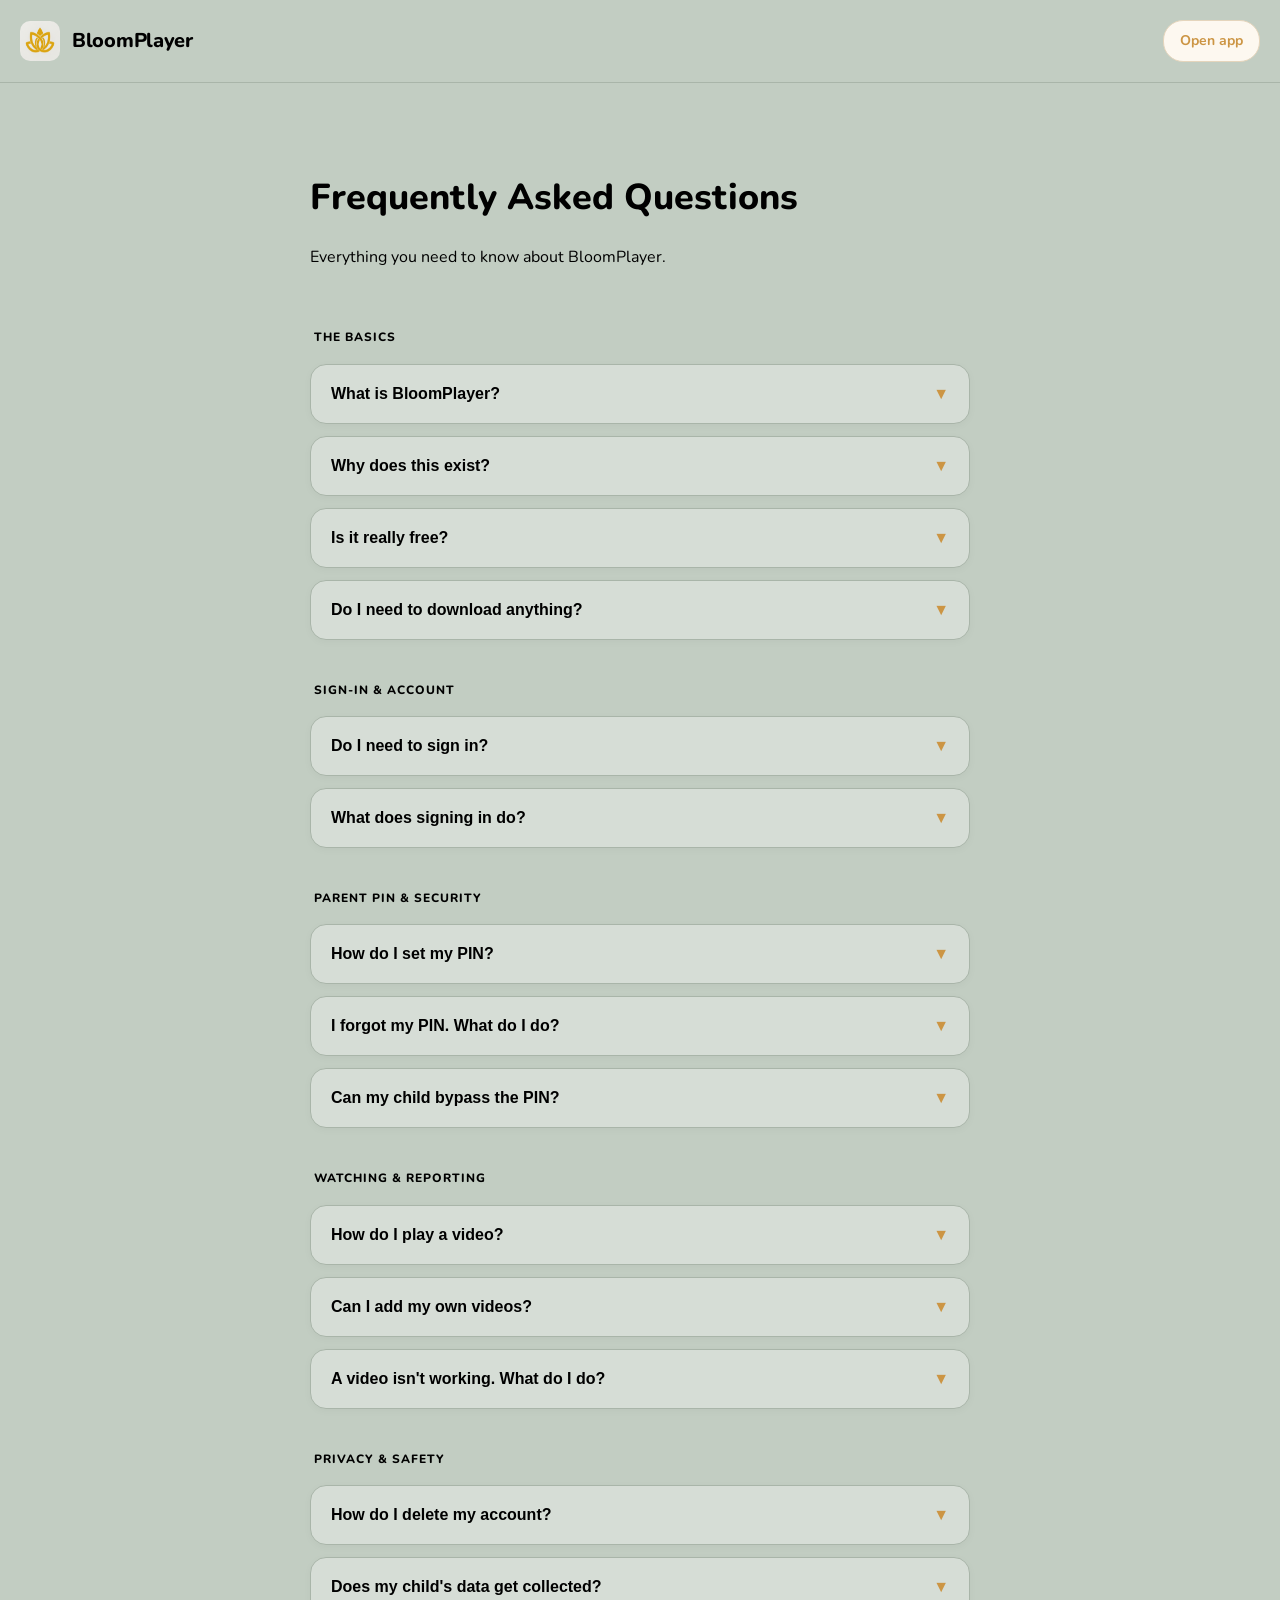
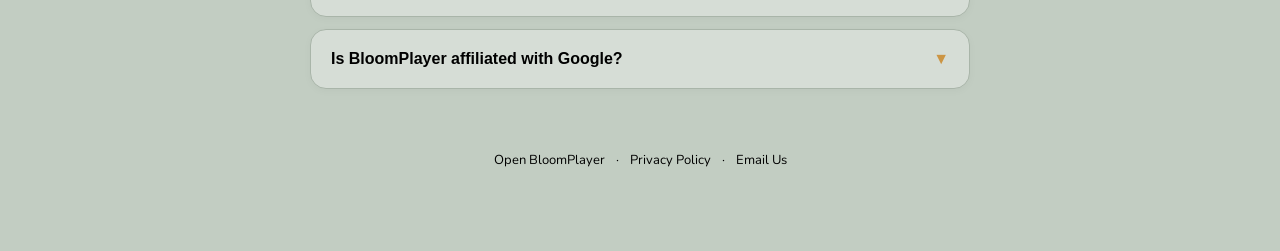
<file: faq.html>
<!DOCTYPE html>
<html lang="en">
<head>
<meta name="color-scheme" content="light">
<meta charset="UTF-8"/>
<meta name="viewport" content="width=device-width, initial-scale=1.0, user-scalable=no"/>
<title>FAQ – BloomPlayer</title>
<link rel="apple-touch-icon" href="icon.png"/>
<link rel="icon" type="image/png" href="icon.png"/>
<link rel="stylesheet" href="theme-v2.css"/>
<link href="https://fonts.googleapis.com/css2?family=Nunito:wght@400;600;700;800&display=swap" rel="stylesheet"/>
<style>
/* Responsive layout constraints */
body {
    background: var(--bg);
    color: var(--text);
    font-family: 'Nunito', sans-serif;
    line-height: 1.7;
    margin: 0;
    width: 100%;
    overflow-x: hidden;
    padding-bottom: 60px;
}
.page {
    width: 100%;
    max-width: 700px;
    margin: 0 auto;
    padding: 20px;
    box-sizing: border-box;
}
/* Nav */
nav { display: flex; align-items: center; justify-content: space-between; padding: 20px; border-bottom: 1px solid var(--border); margin-bottom: 20px; }
.nav-brand { display: flex; align-items: center; gap: 12px; text-decoration: none; color: var(--text); }
.nav-brand img { width: 40px; height: 40px; border-radius: 10px; }
.nav-name { font-size: 20px; font-weight: 800; letter-spacing: -0.3px; }
.nav-link { font-size: 14px; font-weight: 700; color: #CC9544; background: #FDF8F0; padding: 8px 16px; border-radius: 20px; text-decoration: none; border: 1px solid #E5D5BC; }

/* Hero */
.hero { padding: 20px 0 40px; }
h1 { font-size: 36px; font-weight: 800; margin-bottom: 10px; }
.hero p { color: var(--text-2); font-size: 16px; }

/* FAQ Styles */
.faq-section { margin-bottom: 40px; }
.group-title { font-size: 12px; font-weight: 800; color: var(--text-3); text-transform: uppercase; letter-spacing: 1px; margin-bottom: 16px; padding-left: 4px; }
.faq-item { background: var(--card); border: 1px solid var(--border); border-radius: 16px; margin-bottom: 12px; overflow: hidden; box-shadow: 0 2px 8px rgba(0,0,0,0.03); }
.faq-q { width: 100%; text-align: left; background: none; border: none; padding: 20px; font-size: 16px; font-weight: 700; color: var(--text); cursor: pointer; display: flex; justify-content: space-between; align-items: center; }
.faq-a { display: none; padding: 0 20px 20px; font-size: 15px; color: var(--text-2); line-height: 1.75; }
.faq-item.open .faq-a { display: block; }
.faq-arrow { font-size: 16px; color: #CC9544; transition: transform 0.2s; }
.faq-item.open .faq-arrow { transform: rotate(180deg); }
.faq-a a { color: #CC9544; font-weight: 700; }

/* Footer */
footer { text-align: center; margin-top: 60px; font-size: 13px; color: var(--text-3); }
footer a { color: var(--text-3); text-decoration: none; margin: 0 8px; }
</style>
</head>
<body>

<nav>
  <a class="nav-brand" href="app.html">
    <img src="icon.png"/>
    <span class="nav-name">BloomPlayer</span>
  </a>
  <a class="nav-link" href="app.html">Open app</a>
</nav>

<div class="page">
  <div class="hero">
    <h1>Frequently Asked Questions</h1>
    <p>Everything you need to know about BloomPlayer.</p>
  </div>

  <div class="faq-grid">
    
    <div class="faq-section">
      <div class="group-title">The basics</div>
      <div class="faq-item"><button class="faq-q" onclick="this.parentElement.classList.toggle('open')">What is BloomPlayer? <span class="faq-arrow">▼</span></button><div class="faq-a">BloomPlayer is a simple web app built for children to watch YouTube videos without any distractions. There are no controls like rewind, skip, or progress bars. You, as the parent, set up the video, lock it with a PIN, and hand it to your child—the video just plays from start to finish.</div></div>
      <div class="faq-item"><button class="faq-q" onclick="this.parentElement.classList.toggle('open')">Why does this exist? <span class="faq-arrow">▼</span></button><div class="faq-a">It was built by a mom to help children (specifically those with autism) who get stuck in repetitive loops by constantly hitting the rewind button. BloomPlayer removes the controls entirely so the focus stays on simply watching and enjoying the content.</div></div>
      <div class="faq-item"><button class="faq-q" onclick="this.parentElement.classList.toggle('open')">Is it really free? <span class="faq-arrow">▼</span></button><div class="faq-a">Yes—BloomPlayer is completely free. We don't have ads, paywalls, or hidden subscriptions. Our goal is just to keep the tools you and your children rely on simple and free. As the app grows, we might add optional features to help cover development costs, but the core experience will always stay free. If you'd like to support what we're building, voluntary contributions via <a href="https://ko-fi.com/BloomPlayer" target="_blank">Ko-fi</a> are always welcome!</div></div>
      <div class="faq-item"><button class="faq-q" onclick="this.parentElement.classList.toggle('open')">Do I need to download anything? <span class="faq-arrow">▼</span></button><div class="faq-a"> iOS or Android app isn't supported yet. Currently, BloomPlayer runs right in your browser. On iPhone, just tap Share → Add to Home Screen. On Android, Chrome will usually prompt you to install it as an app.</div></div>
    </div>

    <div class="faq-section">
      <div class="group-title">Sign-in & Account</div>
      <div class="faq-item"><button class="faq-q" onclick="this.parentElement.classList.toggle('open')">Do I need to sign in? <span class="faq-arrow">▼</span></button><div class="faq-a">Yes, signing in lets us save a secure profile for you. This holds your custom library and your Parent PIN, so everything stays the same no matter which device you use.</div></div>
      <div class="faq-item"><button class="faq-q" onclick="this.parentElement.classList.toggle('open')">What does signing in do? <span class="faq-arrow">▼</span></button><div class="faq-a">It keeps your library and PIN synced to the cloud. We only store your email address to identify your account—nothing else.</div></div>
    </div>

    <div class="faq-section">
      <div class="group-title">Parent PIN & Security</div>
      <div class="faq-item"><button class="faq-q" onclick="this.parentElement.classList.toggle('open')">How do I set my PIN? <span class="faq-arrow">▼</span></button><div class="faq-a">You create your 4-digit PIN during your first setup. If you need to change it later, just long-press the BloomPlayer logo to open Settings.</div></div>
      <div class="faq-item"><button class="faq-q" onclick="this.parentElement.classList.toggle('open')">I forgot my PIN. What do I do? <span class="faq-arrow">▼</span></button><div class="faq-a">On the PIN screen, tap "Send reset link." We’ll email you a secure link to reset it right away.</div></div>
      <div class="faq-item"><button class="faq-q" onclick="this.parentElement.classList.toggle('open')">Can my child bypass the PIN? <span class="faq-arrow">▼</span></button><div class="faq-a">We highly recommend using <strong>Guided Access (iOS)</strong> or <strong>App Pinning (Android)</strong>. These are built-in device features that physically lock the child into the app so they can't leave.</div></div>
    </div>

    <div class="faq-section">
      <div class="group-title">Watching & Reporting</div>
      <div class="faq-item"><button class="faq-q" onclick="this.parentElement.classList.toggle('open')">How do I play a video? <span class="faq-arrow">▼</span></button><div class="faq-a">Just pick a video or paste a link, then tap "Start video." This engages the full-screen shield so your child can watch without interruption.</div></div>
      <div class="faq-item"><button class="faq-q" onclick="this.parentElement.classList.toggle('open')">Can I add my own videos? <span class="faq-arrow">▼</span></button><div class="faq-a">Yes! Just head to the "My Library" tab to save your own YouTube links.</div></div>
      <div class="faq-item"><button class="faq-q" onclick="this.parentElement.classList.toggle('open')">A video isn't working. What do I do? <span class="faq-arrow">▼</span></button><div class="faq-a">Please send an email to hello@bloomplayer.com with the link. We personally check these to make sure the library stays safe and functional for everyone.</div></div>
    </div>

    <div class="faq-section">
      <div class="group-title">Privacy & Safety</div>
      <div class="faq-item"><button class="faq-q" onclick="this.parentElement.classList.toggle('open')">How do I delete my account? <span class="faq-arrow">▼</span></button><div class="faq-a">Open the Parent Dashboard (via the settings gear or by long-pressing the logo) and select "Delete account." This will permanently wipe all of your data from our servers.</div></div>
      <div class="faq-item"><button class="faq-q" onclick="this.parentElement.classList.toggle('open')">Does my child's data get collected? <span class="faq-arrow">▼</span></button><div class="faq-a">No. Children never interact with sign-in or forms; the app is entirely configured by you, the parent.</div></div>
      <div class="faq-item"><button class="faq-q" onclick="this.parentElement.classList.toggle('open')">Is BloomPlayer affiliated with Google? <span class="faq-arrow">▼</span></button><div class="faq-a">No, we are an independent project. We use standard YouTube tools to show videos, but we don't have any formal relationship with YouTube or Google.</div></div>
    </div>
  </div>

  <footer>
    <a href="app.html">Open BloomPlayer</a> · <a href="privacy.html">Privacy Policy</a> · <a href="mailto:hello@bloomplayer.com">Email Us</a>
  </footer>
</div>

</body>
</html>
</file>
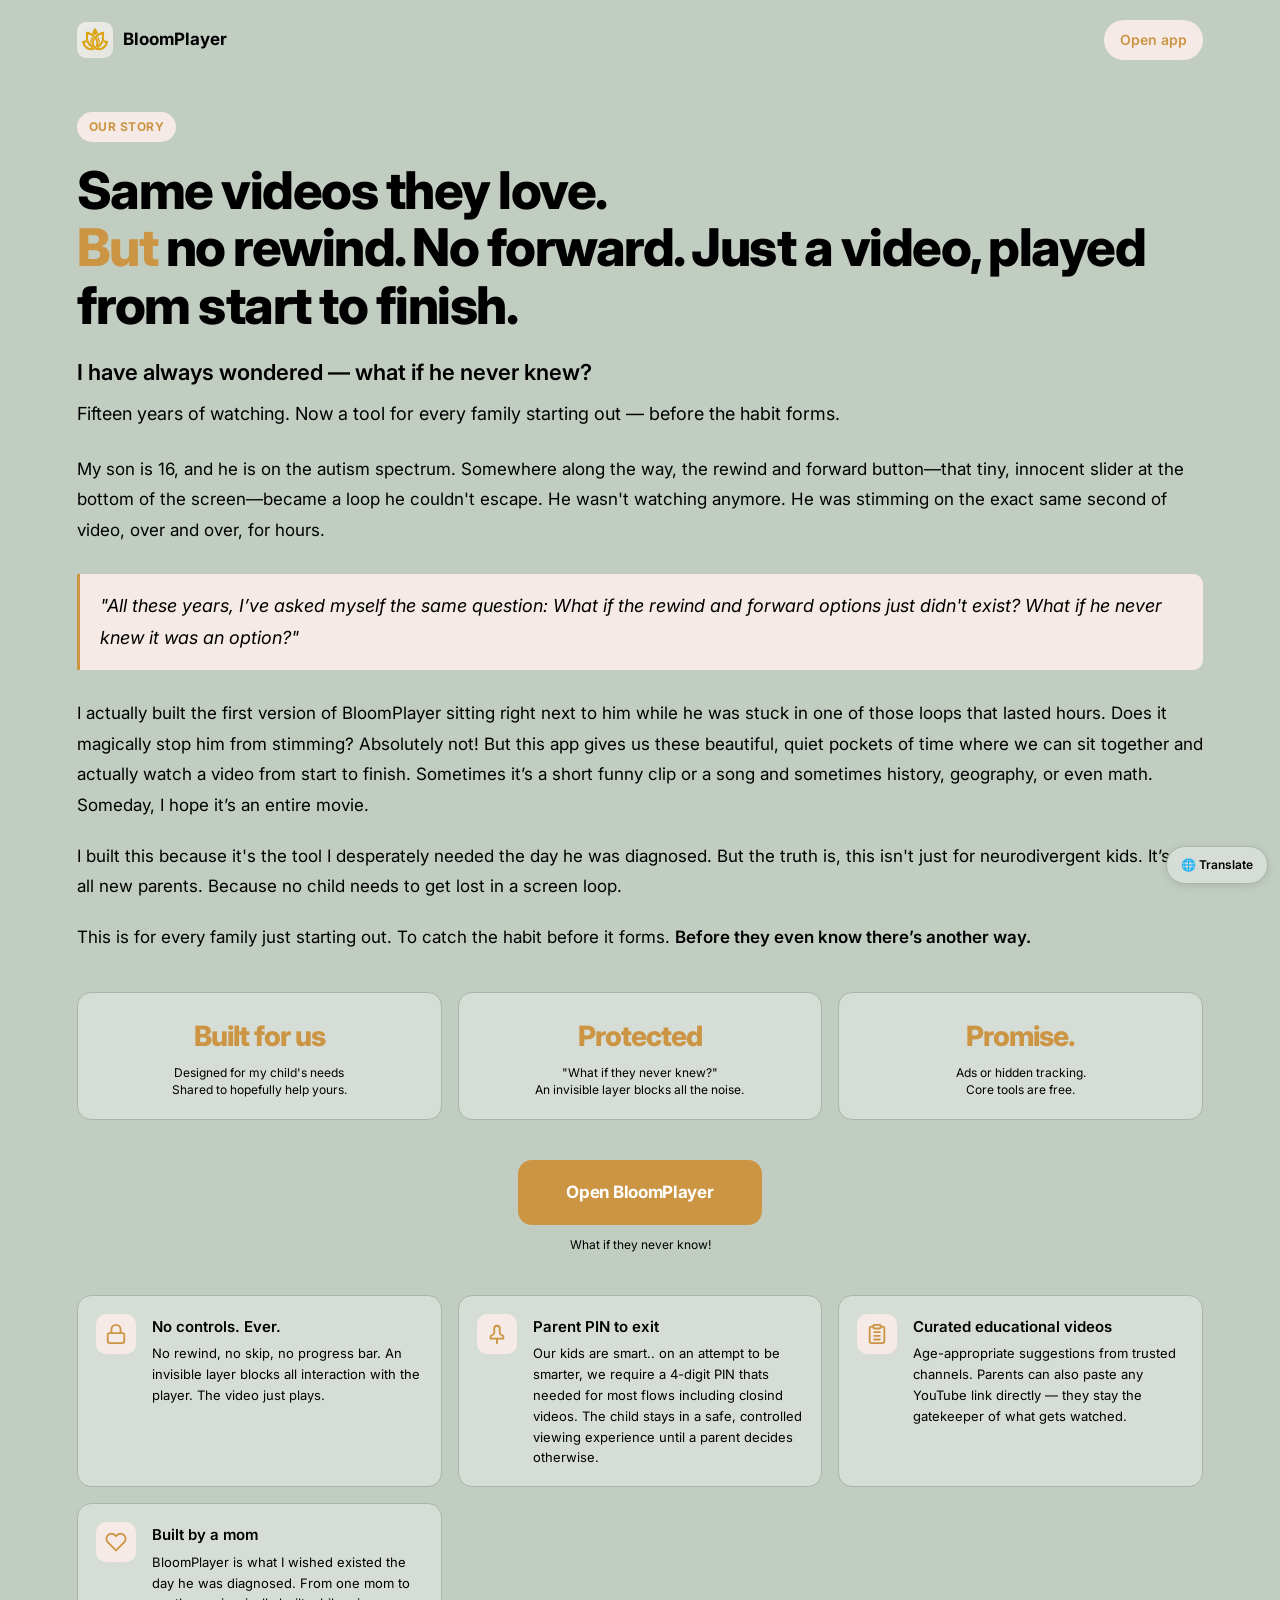
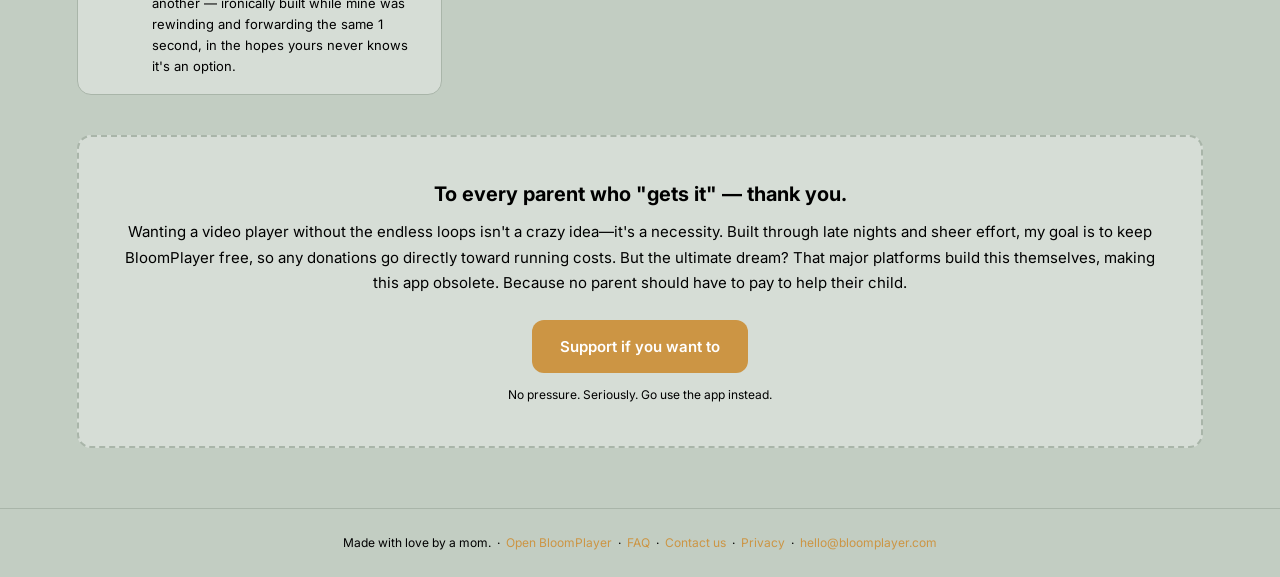
<file: index_o.html>
<!DOCTYPE html>
<html lang="en">
<head>
  <meta name="color-scheme" content="light">
<meta charset="UTF-8"/>
<meta name="viewport" content="width=device-width, initial-scale=1.0"/>
<meta http-equiv="Cache-Control" content="no-cache, no-store, must-revalidate"/>
<meta http-equiv="Pragma" content="no-cache"/>
<meta http-equiv="Expires" content="0"/>
<title>BloomPlayer — Our Story</title>
<meta name="description" content="Why BloomPlayer exists. One parent, one night, one big idea."/>
<link rel="apple-touch-icon" href="icon.png"/>
<link rel="icon" type="image/png" href="icon.png"/>
<link rel="stylesheet" href="theme-v2.css?v=2.2"/>
<script async src="https://www.googletagmanager.com/gtag/js?id=G-4LPVCYGQP9"></script>
<script>
  window.dataLayer = window.dataLayer || [];
  function gtag(){dataLayer.push(arguments);}
  gtag('js', new Date());
  gtag('config', 'G-4LPVCYGQP9');
</script>
<style>
@import url('https://fonts.googleapis.com/css2?family=Inter:wght@400;500;600;700;800&display=swap');

*{margin:0;padding:0;box-sizing:border-box;}
body{background:var(--bg);color:var(--text);font-family:'Inter',-apple-system,sans-serif;line-height:1.7;}

/* ── Single width token used everywhere ── */
/* ── Single width token used everywhere ── */
.wrap { 
  width: 100%; 
  /* max-width removed entirely! */
  margin-left: auto; 
  margin-right: auto; 
  padding-left: clamp(16px, 6vw, 12vw); 
  padding-right: clamp(16px, 6vw, 12vw); 
}

nav{display:flex;align-items:center;justify-content:space-between;padding-top:20px;padding-bottom:20px;}
.nav-brand{display:flex;align-items:center;gap:10px;text-decoration:none;color:var(--text);}
.nav-name{font-size:17px;font-weight:700;color:var(--text);}
.nav-link{font-size:14px;color:var(--red);font-weight:600;text-decoration:none;background:var(--red-light);padding:8px 16px;border-radius:20px;}

.hero{padding-top:32px;}
.hero-eyebrow{display:inline-flex;align-items:center;gap:6px;background:var(--red-light);color:var(--red);font-size:12px;font-weight:700;padding:5px 12px;border-radius:20px;margin-bottom:20px;text-transform:uppercase;letter-spacing:0.5px;}
.hero h1{font-size:clamp(28px,5vw,52px);font-weight:800;letter-spacing:-1.5px;line-height:1.1;margin-bottom:20px;color:var(--text);}
.hero h1 span{color:var(--red);}
.hero-sub{font-size:18px;color:var(--text-2);line-height:1.7;margin-bottom:0;}

.story{padding-top:24px;}
.story p{font-size:17px;color:var(--text-2);margin-bottom:20px;line-height:1.8;}
.story p strong{color:var(--text);font-weight:600;}
.story .highlight{background:var(--red-light);border-left:3px solid var(--red);padding:16px 20px;border-radius:0 10px 10px 0;margin:28px 0;}
.story .highlight p{color:var(--text);font-size:18px;font-style:italic;margin:0;}

.stats {
  display: grid;
  grid-template-columns: repeat(auto-fit, minmax(220px, 1fr));
  gap: 16px;
  margin-top: 40px;
  margin-bottom: 40px;
}
  .stat{background:var(--card);border:1px solid var(--border);border-radius:var(--radius);padding:20px;text-align:center;}
.stat-number{font-size:28px;font-weight:800;color:var(--red);letter-spacing:-1px;}
.stat-label{font-size:12px;color:var(--text-3);margin-top:4px;line-height:1.4;}

.why-section{padding-top:0;}
.why-grid {
  display: grid;
  grid-template-columns: repeat(auto-fit, minmax(340px, 1fr));
  gap: 16px;
  margin-top: 20px;
}
  .why-item{display:flex;gap:16px;align-items:flex-start;background:var(--card);border:1px solid var(--border);border-radius:var(--radius);padding:18px;}
.why-icon{width:40px;height:40px;border-radius:10px;display:flex;align-items:center;justify-content:center;font-size:20px;flex-shrink:0;background:var(--red-light);}
.why-title{font-size:15px;font-weight:600;margin-bottom:4px;color:var(--text);}
.why-text{font-size:13px;color:var(--text-2);line-height:1.6;}

.night-banner{margin-top:40px;}
.night-card {
  background: var(--card);
  border: 1px solid var(--border);
  border-radius: var(--radius);
  padding: clamp(24px, 5vw, 40px); /* Scales padding smoothly across devices */
  max-width: 640px; /* Stops it from stretching too wide on laptops */
  margin: 0 auto; /* Centers the card perfectly */
}
.night-card h3 { font-size: 20px; font-weight: 800; margin-bottom: 10px; letter-spacing: -0.5px; color: var(--text); }
.night-card p { font-size: 15px; color: var(--text-2); line-height: 1.7; }

.donate-section{margin-top:40px;padding-bottom:60px;}
.donate-card {
  background: var(--card);
  border: 2px dashed var(--border);
  border-radius: var(--radius);
  padding: clamp(24px, 5vw, 40px); 
  text-align: center;
  margin: 0 auto; 
}

.donate-emoji { font-size: 40px; margin-bottom: 12px; }
.donate-card h3 { font-size: 20px; font-weight: 700; margin-bottom: 8px; color: var(--text); }
.donate-card p { font-size: 15px; color: var(--text-2); margin-bottom: 24px; line-height: 1.7; }
.donate-btn{display:inline-block;background:var(--red);color:white;font-size:15px;font-weight:600;padding:14px 28px;border-radius:12px;text-decoration:none;font-family:inherit;}
.donate-note{font-size:12px;color:var(--text-3);margin-top:12px;}

.cta-section{margin-top:40px;margin-bottom:40px;text-align:center;}
.cta-btn{display:inline-block;background:var(--red);color:white;font-size:17px;font-weight:700;padding:18px 48px;border-radius:14px;text-decoration:none;letter-spacing:-0.3px;}
.cta-note{font-size:12px;color:var(--text-3);margin-top:10px;}

footer{border-top:1px solid var(--border);padding:24px;text-align:center;font-size:12px;color:var(--text-3);}
footer a{color:var(--red);text-decoration:none;}

@media(max-width: 640px) {
  .stats { grid-template-columns: 1fr; }
  .why-grid { grid-template-columns: 1fr; }
  .hero h1 { letter-spacing: -0.5px; }
}

</style>
</head>
<body>

<div style="position:fixed;bottom:16px;right:12px;z-index:999;">
  <a href="#" onclick="window.open('https://translate.google.com/translate?sl=en&tl=auto&u='+encodeURIComponent(window.location.href),'_blank');return false;" style="display:flex;align-items:center;gap:6px;background:var(--card);border:1px solid var(--border);border-radius:20px;padding:8px 14px;font-size:12px;font-weight:600;color:var(--text);text-decoration:none;box-shadow:0 2px 8px rgba(0,0,0,0.1);">&#127760; Translate</a>
</div>


<nav class="wrap">
  <a class="nav-brand" href="app.html">
    <img src="icon.png" style="width:36px;height:36px;border-radius:9px;flex-shrink:0;"/>
    <span class="nav-name">BloomPlayer</span>
  </a>
  <a class="nav-link" href="app.html">Open app</a>
</nav>

<div class="hero wrap">
  <div class="hero-eyebrow">Our story</div>
  <h1>Same videos they love.<br/><span>But</span> no rewind. No forward. Just a video, played from start to finish.</h1>
  <p class="hero-sub" style="font-size:22px;font-weight:600;color:var(--text);margin-bottom:8px;">I have always wondered — what if he never knew?</p>
  <p class="hero-sub">Fifteen years of watching. Now a tool for every family starting out — before the habit forms.</p>
</div>

<div class="story wrap">
  <p>My son is 16, and he is on the autism spectrum. Somewhere along the way, the rewind and forward button—that tiny, innocent slider at the bottom of the screen—became a loop he couldn't escape. He wasn't watching anymore. He was stimming on the exact same second of video, over and over, for hours.</p>

  <div class="highlight">
    <p>"All these years, I’ve asked myself the same question: What if the rewind and forward options just didn't exist? What if he never knew it was an option?"</p>
  </div>

  <p>I actually built the first version of BloomPlayer sitting right next to him while he was stuck in one of those loops that lasted hours. Does it magically stop him from stimming? Absolutely not! But this app gives us these beautiful, quiet pockets of time where we can sit together and actually watch a video from start to finish. Sometimes it’s a short funny clip or a song and sometimes history, geography, or even math. Someday, I hope it’s an entire movie.</p>

  <p>I built this because it's the tool I desperately needed the day he was diagnosed. But the truth is, this isn't just for neurodivergent kids. It’s for all new parents. Because no child needs to get lost in a screen loop.</p>

  <p>This is for every family just starting out. To catch the habit before it forms. <strong>Before they even know there’s another way.</strong></p>
</div>

<div class="stats wrap">
  <div class="stat"><div class="stat-number">Built for us</div><div class="stat-label">Designed for my child's needs<br/>Shared to hopefully help yours.</div></div>
  <div class="stat"><div class="stat-number">Protected</div><div class="stat-label">"What if they never knew?"<br/>An invisible layer blocks all the noise.</div></div>
  <div class="stat"><div class="stat-number">Promise.         </div><div class="stat-label">Ads or hidden tracking.<br/>Core tools are free.</div></div>
</div>

<div class="cta-section wrap">
  <a class="cta-btn" href="app.html">Open BloomPlayer</a>
  <div class="cta-note">What if they never know!</div>
</div>

  <div class="why-grid wrap">    
    <div class="why-item">
      <div class="why-icon">
        <svg width="22" height="22" viewBox="0 0 24 24" fill="none" stroke="#CC9544" stroke-width="2" stroke-linecap="round" stroke-linejoin="round">
          <rect x="3" y="11" width="18" height="11" rx="2" ry="2"></rect>
          <path d="M7 11V7a5 5 0 0 1 10 0v4"></path>
        </svg>
      </div>
      <div>
        <div class="why-title">No controls. Ever.</div>
        <div class="why-text">No rewind, no skip, no progress bar. An invisible layer blocks all interaction with the player. The video just plays.</div>
      </div>
    </div>

    <div class="why-item">
      <div class="why-icon">
        <svg width="22" height="22" viewBox="0 0 24 24" fill="none" stroke="#CC9544" stroke-width="2" stroke-linecap="round" stroke-linejoin="round">
          <line x1="12" y1="17" x2="12" y2="22"></line>
          <path d="M5 17h14v-1.76a2 2 0 0 0-1.11-1.79l-1.78-.9A2 2 0 0 1 15 10.68V6a3 3 0 0 0-3-3h0a3 3 0 0 0-3 3v4.68a2 2 0 0 1-1.11 1.87l-1.78.9A2 2 0 0 0 5 15.24Z"></path>
        </svg>
      </div>
      <div>
        <div class="why-title">Parent PIN to exit</div>
        <div class="why-text">Our kids are smart.. on an attempt to be smarter, we require a 4-digit PIN thats needed for most flows including closind videos. The child stays in a safe, controlled viewing experience until a parent decides otherwise.</div>
      </div>
    </div>

    <div class="why-item">
      <div class="why-icon">
        <svg width="22" height="22" viewBox="0 0 24 24" fill="none" stroke="#CC9544" stroke-width="2" stroke-linecap="round" stroke-linejoin="round">
          <path d="M16 4h2a2 2 0 0 1 2 2v14a2 2 0 0 1-2 2H6a2 2 0 0 1-2-2V6a2 2 0 0 1 2-2h2"></path>
          <rect x="8" y="2" width="8" height="4" rx="1" ry="1"></rect>
          <path d="M9 14h6"></path>
          <path d="M9 10h6"></path>
          <path d="M9 18h6"></path>
        </svg>
      </div>
      <div>
        <div class="why-title">Curated educational videos</div>
        <div class="why-text">Age-appropriate suggestions from trusted channels. Parents can also paste any YouTube link directly — they stay the gatekeeper of what gets watched.</div>
      </div>
    </div>

    <div class="why-item">
      <div class="why-icon">
        <svg width="22" height="22" viewBox="0 0 24 24" fill="none" stroke="#CC9544" stroke-width="2" stroke-linecap="round" stroke-linejoin="round">
          <path d="M20.84 4.61a5.5 5.5 0 0 0-7.78 0L12 5.67l-1.06-1.06a5.5 5.5 0 0 0-7.78 7.78l1.06 1.06L12 21.23l7.78-7.78 1.06-1.06a5.5 5.5 0 0 0 0-7.78z"></path>
        </svg>
      </div>
      <div>
        <div class="why-title">Built by a mom</div>
        <div class="why-text">BloomPlayer is what I wished existed the day he was diagnosed. From one mom to another — ironically built while mine was rewinding and forwarding the same 1 second, in the hopes yours never knows it's an option.</div>
      </div>
    </div>

  </div>

<div class="donate-section wrap">
  <div class="donate-card">
    <h3>To every parent who "gets it" — thank you.</h3>
    <p>Wanting a video player without the endless loops isn't a crazy idea—it's a necessity. Built through late nights and sheer effort, my goal is to keep BloomPlayer free, so any donations go directly toward running costs. But the ultimate dream? That major platforms build this themselves, making this app obsolete. Because no parent should have to pay to help their child.</p>
    <a class="donate-btn" href="https://ko-fi.com/BloomPlayer" target="_blank">Support if you want to</a>
    <div class="donate-note">No pressure. Seriously. Go use the app instead.</div>
  </div>
</div>


<footer>
  Made with love by a mom. &nbsp;·&nbsp;
  <a href="app.html">Open BloomPlayer</a> &nbsp;·&nbsp;
  <a href="faq.html">FAQ</a> &nbsp;·&nbsp;
  <a href="contact.html">Contact us</a> &nbsp;·&nbsp;
  <a href="privacy.html">Privacy</a> &nbsp;·&nbsp;
  <a href="mailto:hello@bloomplayer.com">hello@bloomplayer.com</a>
</footer>

</body>
</html>
</file>
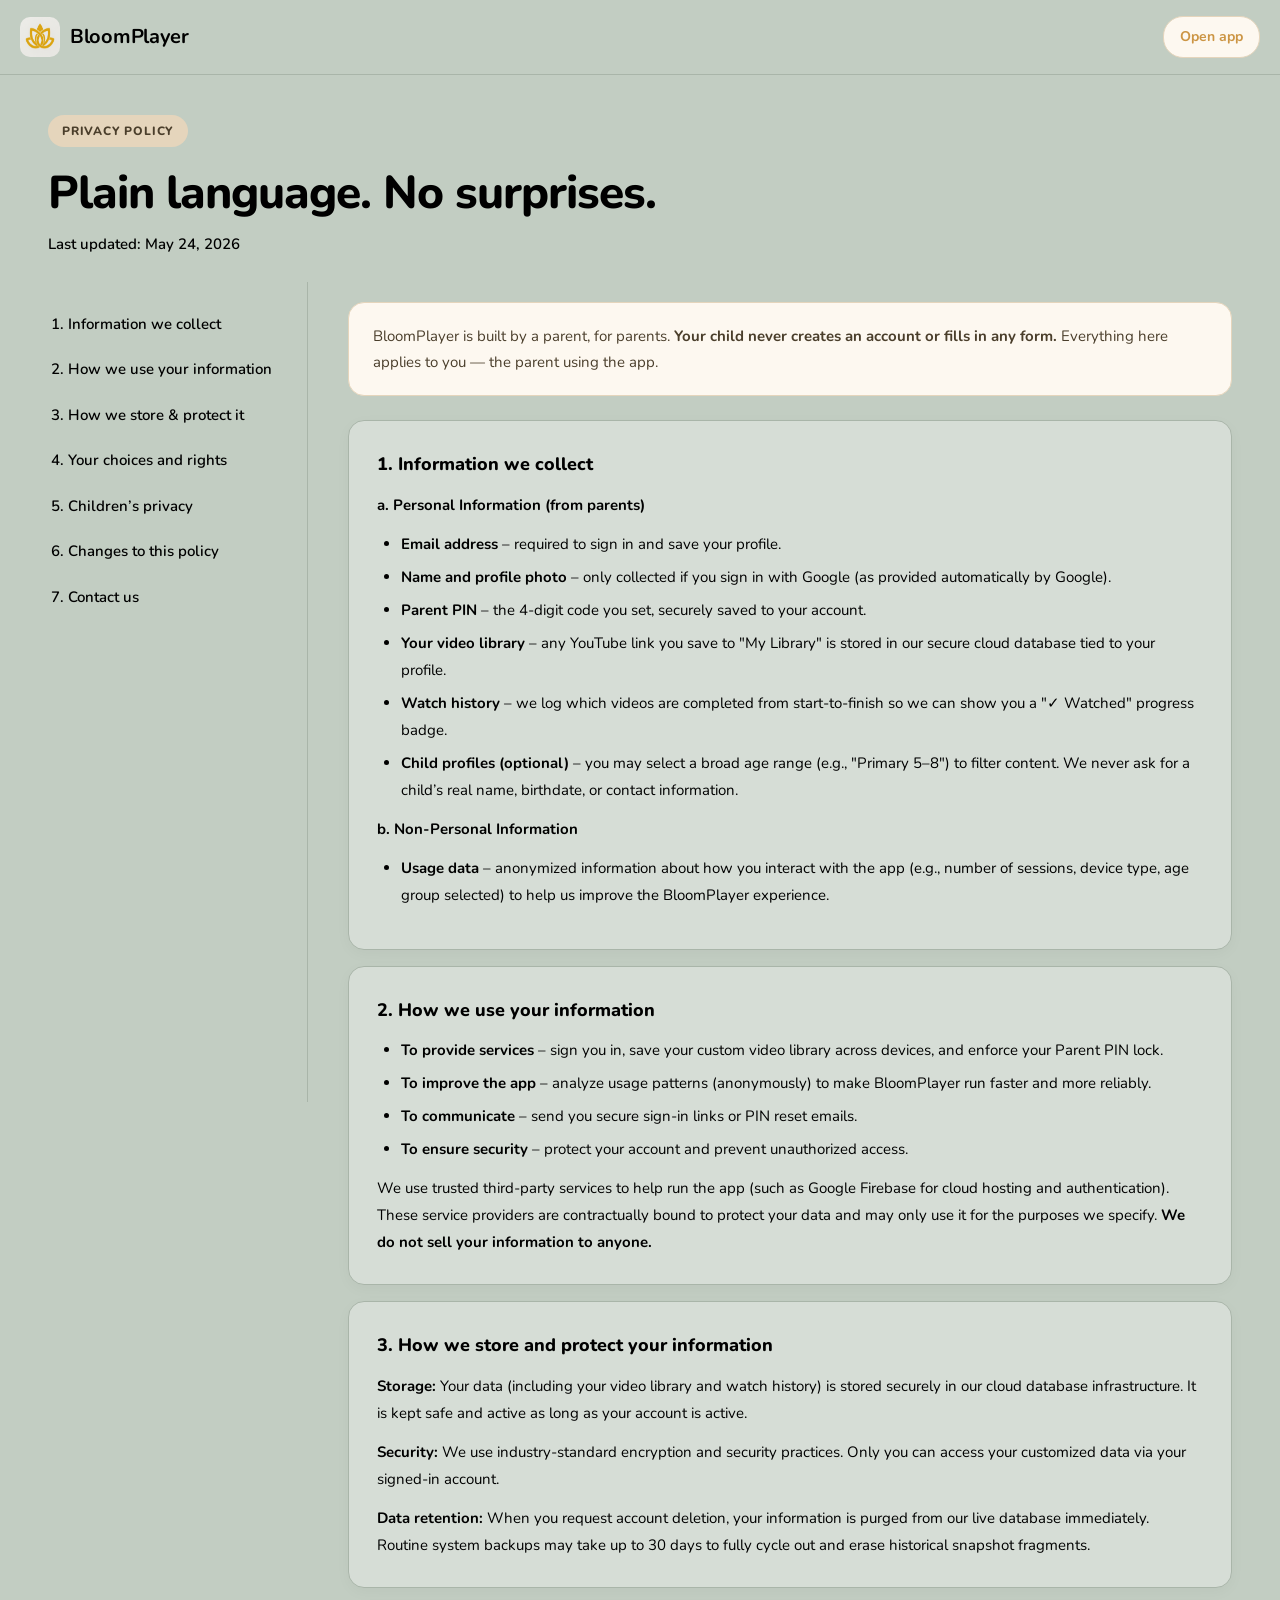
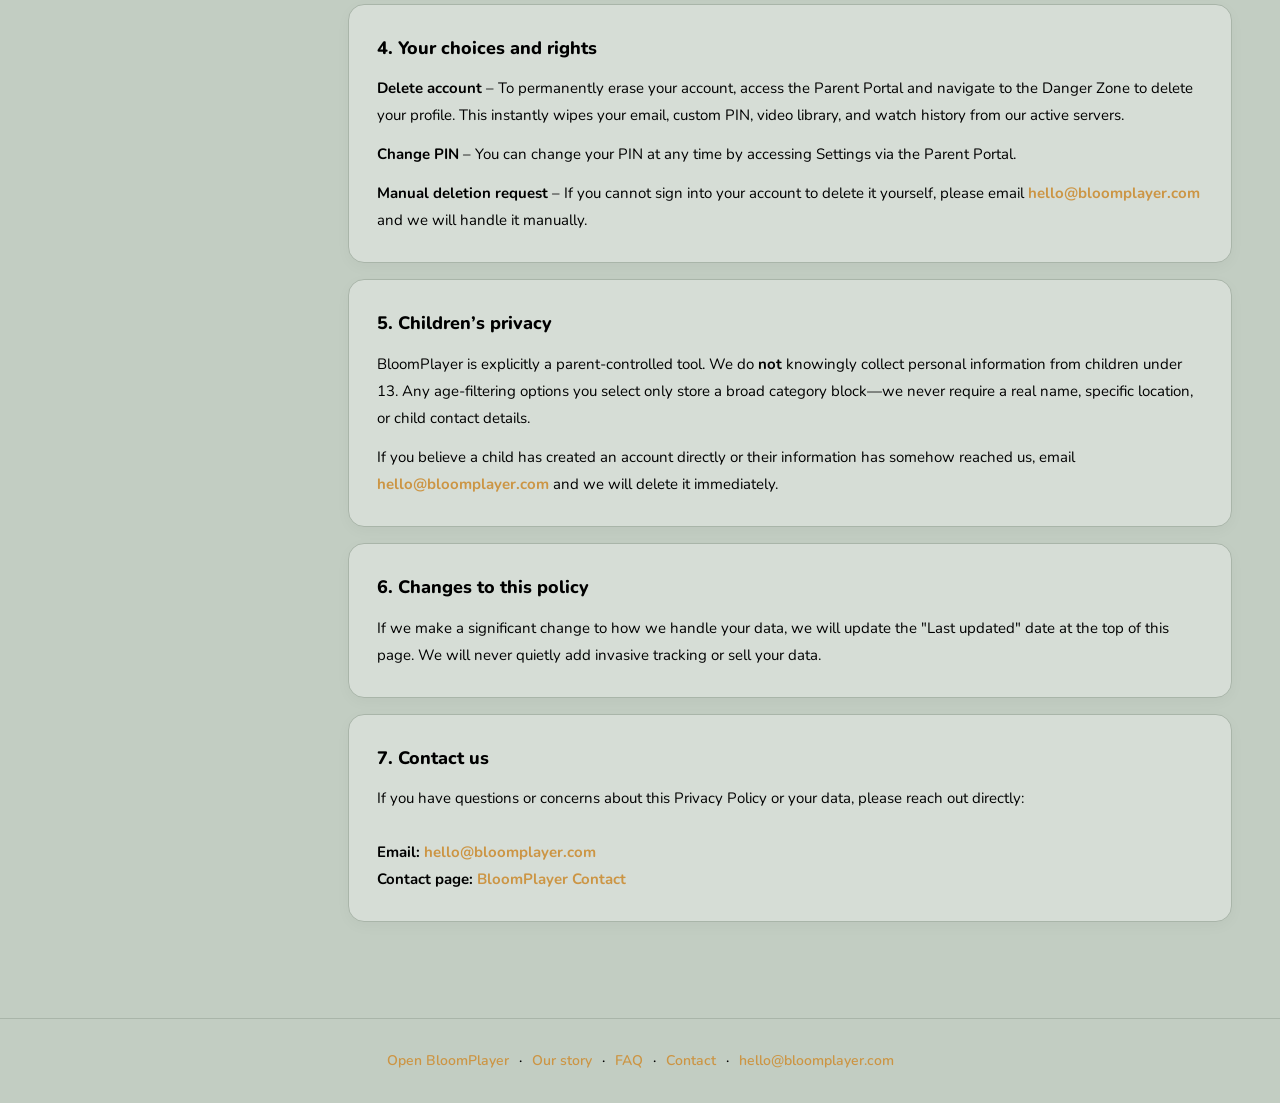
<file: privacy.html>
<!DOCTYPE html>
<html lang="en">
<head>
<meta name="color-scheme" content="light">
<meta charset="UTF-8"/>
<meta name="viewport" content="width=device-width, initial-scale=1.0, user-scalable=no"/>
<meta http-equiv="Cache-Control" content="no-cache, no-store, must-revalidate"/>
<title>Privacy Policy – BloomPlayer</title>
<meta name="description" content="BloomPlayer's privacy policy — honest, plain language."/>
<link rel="apple-touch-icon" href="icon.png"/>
<link rel="icon" type="image/png" href="icon.png"/>
<link rel="stylesheet" href="theme-v2.css?v=2.2"/>
<link href="https://fonts.googleapis.com/css2?family=Nunito:ital,wght@0,400;1,400&family=Nunito:wght@400;500;600;700;800&display=swap" rel="stylesheet"/>
<script async src="https://www.googletagmanager.com/gtag/js?id=G-4LPVCYGQP9"></script>
<script>
  window.dataLayer = window.dataLayer || [];
  function gtag(){dataLayer.push(arguments);}
  gtag('js', new Date());
  gtag('config', 'G-4LPVCYGQP9');
</script>
<style>
*{margin:0;padding:0;box-sizing:border-box;-webkit-tap-highlight-color:transparent;}
body{background:var(--bg, #F7F6F2);color:var(--text, #1A1A1A);font-family:'Nunito',-apple-system,sans-serif;line-height:1.7;min-height:100vh;}

/* ── NAV ── */
nav{display:flex;align-items:center;justify-content:space-between;padding:16px 20px;width:100%;border-bottom:1px solid var(--border, #E2E8E2);position:sticky;top:0;background:var(--bg, #F7F6F2);z-index:10;}
.nav-brand{display:flex;align-items:center;gap:10px;text-decoration:none;color:var(--text);}
.nav-brand img {width:40px;height:40px;border-radius:10px;flex-shrink:0;}
.nav-name{font-size:20px;font-weight:700;letter-spacing:-0.3px;}
.nav-link{font-size:14px;color:#CC9544;font-weight:700;text-decoration:none;background:#FDF8F0;border:1px solid #E5D5BC;padding:8px 16px;border-radius:20px;transition: transform 0.1s;}
.nav-link:active{transform: scale(0.96);}

/* ── FULL-WIDTH HERO ── */
.hero-wrapper{max-width:1400px;margin:0 auto;padding:40px 20px 0 20px;}
@media(min-width:640px){.hero-wrapper{padding:40px 32px 0 32px;}}
@media(min-width:1024px){.hero-wrapper{padding:40px 48px 0 48px;}}

.hero{padding:0 0 24px 0;}
.hero-eyebrow{display:inline-flex;align-items:center;gap:6px;background:#E5D5BC;color:#4A3E2B;font-size:12px;font-weight:800;padding:6px 14px;border-radius:20px;margin-bottom:20px;text-transform:uppercase;letter-spacing:0.8px;}
.hero h1{font-size:clamp(28px,5vw,46px);font-weight:800;letter-spacing:-1px;line-height:1.15;margin-bottom:12px;}
.hero-sub{font-size:15px;color:var(--text-3, #94A3B8);font-weight:600;}

/* ── TWO COLUMNS (Sidebar + Content) ── */
.page-layout{display:flex;max-width:1400px;margin:0 auto;padding:0 20px;gap:40px;}
@media(min-width:640px){.page-layout{padding:0 32px;}}
@media(min-width:1024px){.page-layout{padding:0 48px;}}
@media(max-width:768px){.page-layout{flex-direction:column;gap:0;padding:0;}}

/* ── LEFT SIDEBAR ── */
.sidebar{width:260px;flex-shrink:0;position:sticky;top:80px;height:calc(100vh - 80px);overflow-y:auto;padding:20px 0 40px 0;border-right:1px solid var(--border, #E2E8E2);}
@media(max-width:768px){.sidebar{position:sticky;top:73px;width:100%;height:auto;border-right:none;border-bottom:1px solid var(--border, #E2E8E2);padding:12px 20px;overflow-x:auto;white-space:nowrap;display:flex;gap:16px;scrollbar-width:none;background:var(--bg, #F7F6F2);z-index:9;}}
.sidebar::-webkit-scrollbar { display: none; }
.sidebar a{display:block;padding:10px 16px 10px 0;font-size:15px;font-weight:600;color:var(--text-2, #4A554A);text-decoration:none;border-left:3px solid transparent;transition:all 0.15s;}
.sidebar a:hover{color:#CC9544;border-left-color:#CC9544;padding-left:6px;}
.sidebar a.active{color:#CC9544;border-left-color:#CC9544;font-weight:700;background:#FDF8F0;margin-left:-16px;padding-left:20px;border-radius:0 10px 10px 0;}
@media(max-width:768px){
  .sidebar a{display:inline-block;padding:8px 12px;border-left:none;border-bottom:3px solid transparent;margin:0;}
  .sidebar a:hover{padding-left:12px;}
  .sidebar a.active{border-bottom-color:#CC9544;background:none;padding:8px 12px;margin:0;border-radius:0;}
}

/* ── RIGHT CONTENT ── */
.content{flex:1;min-width:0;padding:20px 0 60px 0;}
@media(max-width:768px){.content{padding:24px 20px 60px;}}

.highlight-card{background:#FDF8F0;border:1px solid #E5D5BC;border-radius:16px;padding:20px 24px;margin-bottom:24px;}
.highlight-card p{font-size:15px;color:#4A3E2B;line-height:1.75;}

.section-card{background:var(--card, #FFFFFF);border:1px solid var(--border, #E2E8E2);border-radius:16px;padding:28px;margin-bottom:16px;scroll-margin-top:100px;box-shadow: 0 4px 15px rgba(0,0,0,0.03);}
@media(max-width:768px){.section-card{padding:24px; scroll-margin-top:140px;}}
.section-card h2{font-size:18px;font-weight:800;margin-bottom:12px;color:var(--text);}
.section-card p{font-size:15px;color:var(--text-2, #4A554A);line-height:1.8;margin-bottom:12px;}
.section-card p:last-child{margin-bottom:0;}
.section-card a{color:#CC9544;text-decoration:none;font-weight:700;}
.section-card a:hover{text-decoration:underline;}
.section-card ul{margin:8px 0 12px 24px;font-size:15px;color:var(--text-2, #4A554A); line-height: 1.8;}
.section-card li{margin-bottom:6px;}

footer{border-top:1px solid var(--border, #E2E8E2);padding:30px 20px;text-align:center;font-size:14px;color:var(--text-3, #94A3B8);margin-top:20px; font-weight: 600;}
footer a{color:#CC9544;text-decoration:none; margin: 0 6px;}
</style>
</head>
<body>

<nav>
  <a class="nav-brand" href="app.html">
    <img src="icon.png" alt="BloomPlayer Logo"/>
    <span class="nav-name">BloomPlayer</span>
  </a>
  <a class="nav-link" href="app.html">Open app</a>
</nav>

<div class="hero-wrapper">
  <div class="hero">
    <div class="hero-eyebrow">Privacy Policy</div>
    <h1>Plain language. No surprises.</h1>
    <p class="hero-sub">Last updated: May 24, 2026</p>
  </div>
</div>

<div class="page-layout">
  <div class="sidebar" id="sidebar">
    <a href="#info-collect" data-section="info-collect">1. Information we collect</a>
    <a href="#how-we-use" data-section="how-we-use">2. How we use your information</a>
    <a href="#storage" data-section="storage">3. How we store & protect it</a>
    <a href="#your-rights" data-section="your-rights">4. Your choices and rights</a>
    <a href="#children" data-section="children">5. Children’s privacy</a>
    <a href="#changes" data-section="changes">6. Changes to this policy</a>
    <a href="#contact" data-section="contact">7. Contact us</a>
  </div>

  <div class="content">
    <div class="highlight-card">
      <p>BloomPlayer is built by a parent, for parents. <strong>Your child never creates an account or fills in any form.</strong> Everything here applies to you — the parent using the app.</p>
    </div>

    <div id="info-collect" class="section-card">
      <h2>1. Information we collect</h2>
      <p><strong>a. Personal Information (from parents)</strong></p>
      <ul>
        <li><strong>Email address</strong> – required to sign in and save your profile.</li>
        <li><strong>Name and profile photo</strong> – only collected if you sign in with Google (as provided automatically by Google).</li>
        <li><strong>Parent PIN</strong> – the 4-digit code you set, securely saved to your account.</li>
        <li><strong>Your video library</strong> – any YouTube link you save to "My Library" is stored in our secure cloud database tied to your profile.</li>
        <li><strong>Watch history</strong> – we log which videos are completed from start-to-finish so we can show you a "✓ Watched" progress badge.</li>
        <li><strong>Child profiles (optional)</strong> – you may select a broad age range (e.g., "Primary 5–8") to filter content. We never ask for a child’s real name, birthdate, or contact information.</li>
      </ul>
      <p><strong>b. Non‑Personal Information</strong></p>
      <ul>
        <li><strong>Usage data</strong> – anonymized information about how you interact with the app (e.g., number of sessions, device type, age group selected) to help us improve the BloomPlayer experience.</li>
      </ul>
    </div>

    <div id="how-we-use" class="section-card">
      <h2>2. How we use your information</h2>
      <ul>
        <li><strong>To provide services</strong> – sign you in, save your custom video library across devices, and enforce your Parent PIN lock.</li>
        <li><strong>To improve the app</strong> – analyze usage patterns (anonymously) to make BloomPlayer run faster and more reliably.</li>
        <li><strong>To communicate</strong> – send you secure sign‑in links or PIN reset emails.</li>
        <li><strong>To ensure security</strong> – protect your account and prevent unauthorized access.</li>
      </ul>
      <p>We use trusted third‑party services to help run the app (such as Google Firebase for cloud hosting and authentication). These service providers are contractually bound to protect your data and may only use it for the purposes we specify. <strong>We do not sell your information to anyone.</strong></p>
    </div>

    <div id="storage" class="section-card">
      <h2>3. How we store and protect your information</h2>
      <p><strong>Storage:</strong> Your data (including your video library and watch history) is stored securely in our cloud database infrastructure. It is kept safe and active as long as your account is active.</p>
      <p><strong>Security:</strong> We use industry‑standard encryption and security practices. Only you can access your customized data via your signed‑in account.</p>
      <p><strong>Data retention:</strong> When you request account deletion, your information is purged from our live database immediately. Routine system backups may take up to 30 days to fully cycle out and erase historical snapshot fragments.</p>
    </div>

    <div id="your-rights" class="section-card">
      <h2>4. Your choices and rights</h2>
      <p><strong>Delete account</strong> – To permanently erase your account, access the Parent Portal and navigate to the Danger Zone to delete your profile. This instantly wipes your email, custom PIN, video library, and watch history from our active servers.</p>
      <p><strong>Change PIN</strong> – You can change your PIN at any time by accessing Settings via the Parent Portal.</p>
      <p><strong>Manual deletion request</strong> – If you cannot sign into your account to delete it yourself, please email <a href="mailto:hello@bloomplayer.com">hello@bloomplayer.com</a> and we will handle it manually.</p>
    </div>

    <div id="children" class="section-card">
      <h2>5. Children’s privacy</h2>
      <p>BloomPlayer is explicitly a parent‑controlled tool. We do <strong>not</strong> knowingly collect personal information from children under 13. Any age-filtering options you select only store a broad category block—we never require a real name, specific location, or child contact details.</p>
      <p>If you believe a child has created an account directly or their information has somehow reached us, email <a href="mailto:hello@bloomplayer.com">hello@bloomplayer.com</a> and we will delete it immediately.</p>
    </div>

    <div id="changes" class="section-card">
      <h2>6. Changes to this policy</h2>
      <p>If we make a significant change to how we handle your data, we will update the "Last updated" date at the top of this page. We will never quietly add invasive tracking or sell your data.</p>
    </div>

    <div id="contact" class="section-card">
      <h2>7. Contact us</h2>
      <p>If you have questions or concerns about this Privacy Policy or your data, please reach out directly:<br/><br/>
      <strong>Email:</strong> <a href="mailto:hello@bloomplayer.com">hello@bloomplayer.com</a><br/>
      <strong>Contact page:</strong> <a href="contact.html">BloomPlayer Contact</a></p>
    </div>
  </div>
</div>

<footer>
  <a href="app.html">Open BloomPlayer</a> ·
  <a href="index.html">Our story</a> ·
  <a href="faq.html">FAQ</a> ·
  <a href="contact.html">Contact</a> ·
  <a href="mailto:hello@bloomplayer.com">hello@bloomplayer.com</a>
</footer>

<script>
  // Highlight active sidebar link on scroll
  const sections = document.querySelectorAll('.section-card');
  const navLinks = document.querySelectorAll('.sidebar a');

  function updateActiveLink() {
    let current = '';
    const scrollPos = window.scrollY + 120; // Offset for sticky navs
    sections.forEach(section => {
      const sectionTop = section.offsetTop;
      const sectionBottom = sectionTop + section.offsetHeight;
      if (scrollPos >= sectionTop && scrollPos < sectionBottom) {
        current = section.getAttribute('id');
      }
    });
    navLinks.forEach(link => {
      link.classList.remove('active');
      if (link.getAttribute('href') === '#' + current) {
        link.classList.add('active');
      }
    });
  }

  window.addEventListener('scroll', updateActiveLink);
  window.addEventListener('resize', updateActiveLink);
  updateActiveLink();

  // Smooth scroll when clicking sidebar links
  navLinks.forEach(link => {
    link.addEventListener('click', (e) => {
      e.preventDefault();
      const targetId = link.getAttribute('href').substring(1);
      const targetEl = document.getElementById(targetId);
      if (targetEl) {
        targetEl.scrollIntoView({ behavior: 'smooth', block: 'start' });
        history.pushState(null, null, `#${targetId}`);
        updateActiveLink();
      }
    });
  });

  if (window.location.hash) {
    const id = window.location.hash.substring(1);
    const el = document.getElementById(id);
    if (el) setTimeout(() => el.scrollIntoView({ behavior: 'smooth', block: 'start' }), 100);
  }
</script>
</body>
</html>
</file>
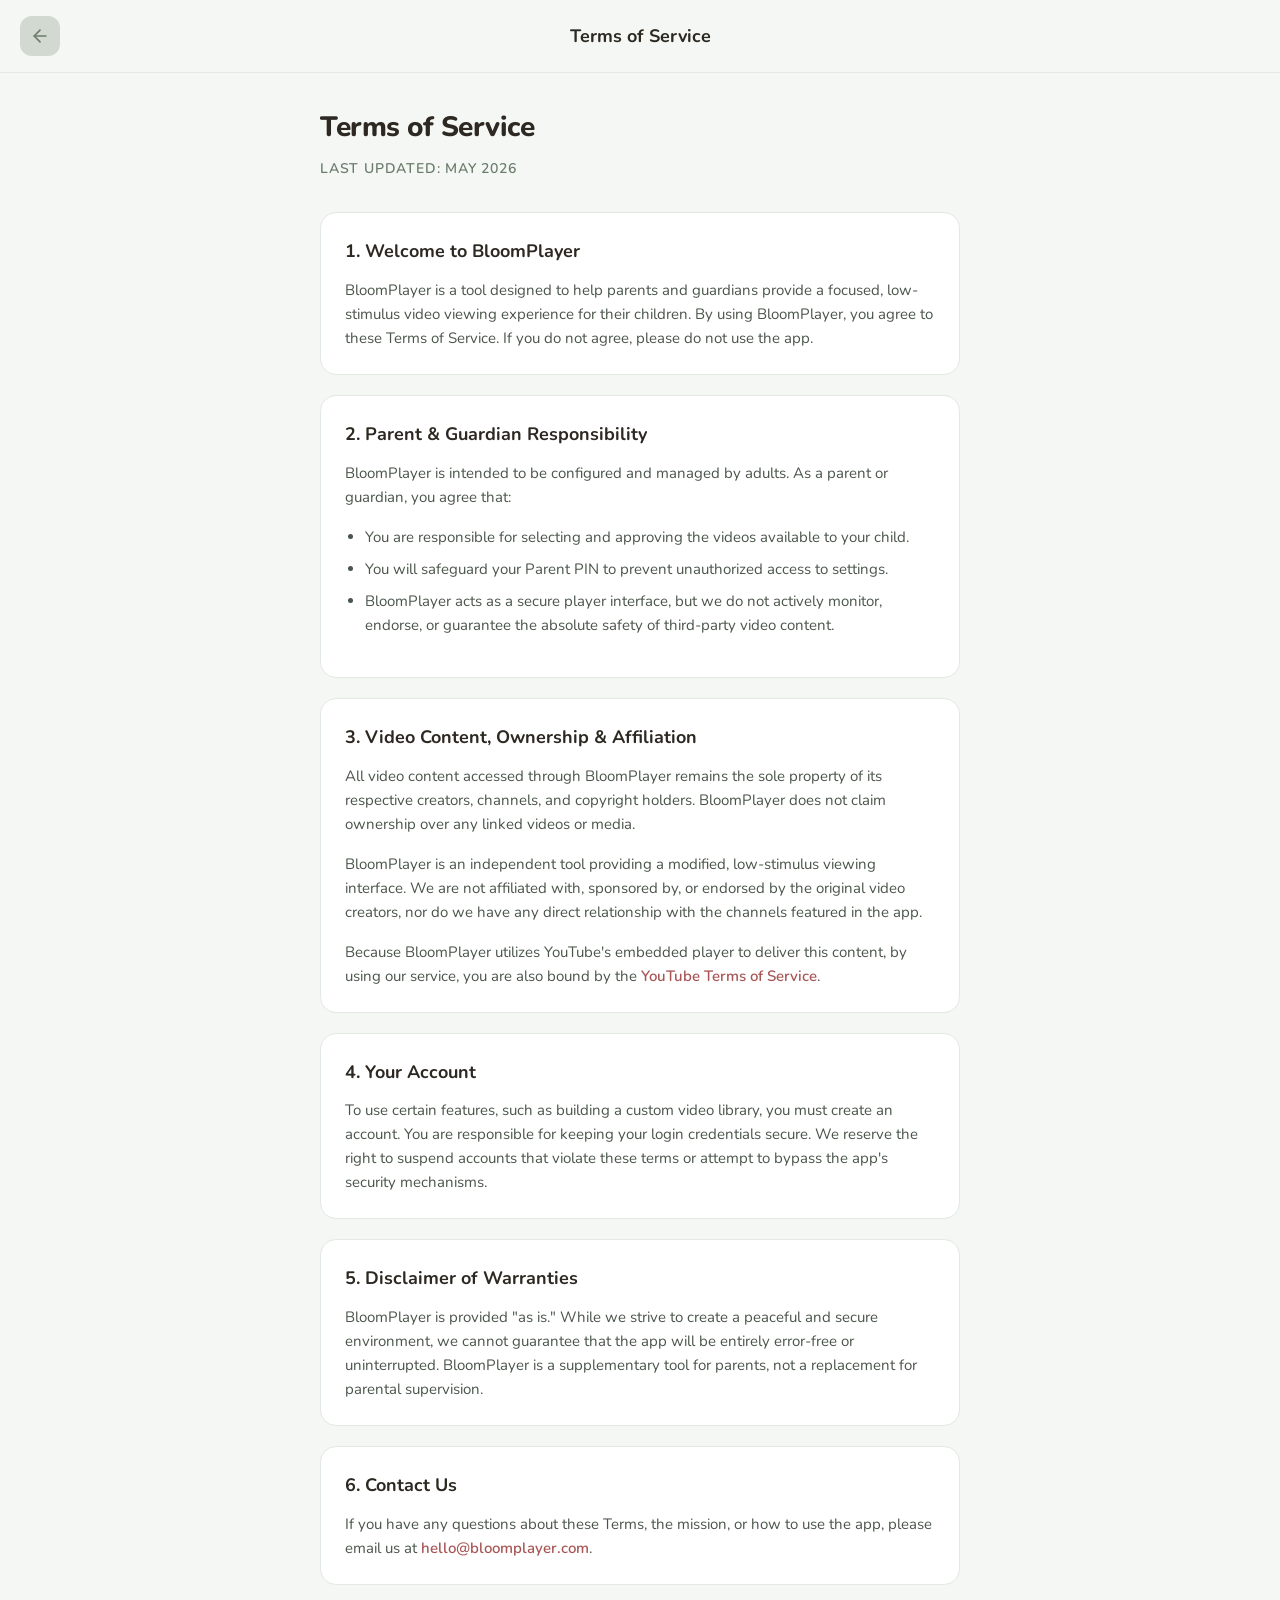
<file: tos.html>
<!DOCTYPE html>
<html lang="en">
<head>
<meta charset="UTF-8"/>
<meta name="viewport" content="width=device-width, initial-scale=1.0, user-scalable=no"/>
<title>Terms of Service - BloomPlayer</title>
<meta name="theme-color" content="#C2CDC2"/>
<link href="https://fonts.googleapis.com/css2?family=Nunito:wght@400;500;600;700;800&display=swap" rel="stylesheet"/>
<style>
  :root {
    --bg: #F4F7F4;
    --card: #FFFFFF;
    --text: #2D2922;
    --text-2: #4A554A;
    --text-3: #6B7C6B;
    --border: #E2E8E2;
    --red: #A85555;
  }
  * { margin: 0; padding: 0; box-sizing: border-box; -webkit-tap-highlight-color: transparent; }
  body { background: var(--bg); color: var(--text); font-family: 'Nunito', sans-serif; line-height: 1.6; }
  
  .app-nav { position: sticky; top: 0; background: var(--bg); border-bottom: 1px solid var(--border); padding: 16px 20px; display: flex; align-items: center; z-index: 50; }
  .soft-square { width: 40px; height: 40px; background-color: #D1D9D1; border-radius: 12px; display: flex; align-items: center; justify-content: center; cursor: pointer; border: none; color: #6B7C6B; }
  .nav-title { flex: 1; text-align: center; font-size: 18px; font-weight: 700; color: var(--text); margin-right: 40px; } /* Offset for center alignment */

  .content-wrap { max-width: 680px; margin: 0 auto; padding: 32px 20px 80px; }
  .doc-title { font-size: 28px; font-weight: 800; letter-spacing: -0.5px; margin-bottom: 8px; }
  .doc-date { font-size: 14px; color: var(--text-3); font-weight: 600; text-transform: uppercase; letter-spacing: 0.8px; margin-bottom: 32px; display: block; }
  
  .doc-section { background: var(--card); border: 1px solid var(--border); border-radius: 16px; padding: 24px; margin-bottom: 20px; }
  h2 { font-size: 18px; font-weight: 700; color: var(--text); margin-bottom: 12px; }
  p { font-size: 15px; color: var(--text-2); margin-bottom: 16px; }
  p:last-child { margin-bottom: 0; }
  ul { margin-left: 20px; margin-bottom: 16px; font-size: 15px; color: var(--text-2); }
  li { margin-bottom: 8px; }
  
  a { color: var(--red); text-decoration: none; font-weight: 600; }
  a:hover { text-decoration: underline; }
</style>
</head>
<body>

  <nav class="app-nav">
    <button class="soft-square" onclick="window.history.back() || (window.location.href='app.html')">
      <svg width="20" height="20" viewBox="0 0 24 24" fill="none" stroke="currentColor" stroke-width="2" stroke-linecap="round" stroke-linejoin="round">
        <line x1="19" y1="12" x2="5" y2="12"></line>
        <polyline points="12 19 5 12 12 5"></polyline>
      </svg>
    </button>
    <div class="nav-title">Terms of Service</div>
  </nav>

  <div class="content-wrap">
    <div class="doc-title">Terms of Service</div>
    <span class="doc-date">Last Updated: May 2026</span>

    <div class="doc-section">
      <h2>1. Welcome to BloomPlayer</h2>
      <p>BloomPlayer is a tool designed to help parents and guardians provide a focused, low-stimulus video viewing experience for their children. By using BloomPlayer, you agree to these Terms of Service. If you do not agree, please do not use the app.</p>
    </div>

    <div class="doc-section">
      <h2>2. Parent & Guardian Responsibility</h2>
      <p>BloomPlayer is intended to be configured and managed by adults. As a parent or guardian, you agree that:</p>
      <ul>
        <li>You are responsible for selecting and approving the videos available to your child.</li>
        <li>You will safeguard your Parent PIN to prevent unauthorized access to settings.</li>
        <li>BloomPlayer acts as a secure player interface, but we do not actively monitor, endorse, or guarantee the absolute safety of third-party video content.</li>
      </ul>
    </div>

    <div class="doc-section">
      <h2>3. Video Content, Ownership & Affiliation</h2>
      <p>All video content accessed through BloomPlayer remains the sole property of its respective creators, channels, and copyright holders. BloomPlayer does not claim ownership over any linked videos or media.</p>
      <p>BloomPlayer is an independent tool providing a modified, low-stimulus viewing interface. We are not affiliated with, sponsored by, or endorsed by the original video creators, nor do we have any direct relationship with the channels featured in the app.</p>
      <p>Because BloomPlayer utilizes YouTube's embedded player to deliver this content, by using our service, you are also bound by the <a href="https://www.youtube.com/t/terms" target="_blank">YouTube Terms of Service</a>.</p>
    </div>

    <div class="doc-section">
      <h2>4. Your Account</h2>
      <p>To use certain features, such as building a custom video library, you must create an account. You are responsible for keeping your login credentials secure. We reserve the right to suspend accounts that violate these terms or attempt to bypass the app's security mechanisms.</p>
    </div>

    <div class="doc-section">
      <h2>5. Disclaimer of Warranties</h2>
      <p>BloomPlayer is provided "as is." While we strive to create a peaceful and secure environment, we cannot guarantee that the app will be entirely error-free or uninterrupted. BloomPlayer is a supplementary tool for parents, not a replacement for parental supervision.</p>
    </div>

    <div class="doc-section">
      <h2>6. Contact Us</h2>
      <p>If you have any questions about these Terms, the mission, or how to use the app, please email us at <a href="mailto:hello@bloomplayer.com">hello@bloomplayer.com</a>.</p>
    </div>
  </div>

</body>
</html>
</file>
<file: theme-v2.css>
/* ============================================================
   BloomPlayer — Theme File: Misty Sage & Ink Black
   Matches the organic, greenish background mockup exactly.
   ============================================================ */

:root {
  /* ── PRIMARY ACTIONS (Golden Ochre) ── */
  /* Matches the "Watch" button and the Lotus Logo */
  --red:                #CC9544;   
  --red-dark:           #B37E36;   
  --red-light:          #F5EAE6;   

  /* ── PAGE SURFACES (Misty Sage Tint) ── */
  /* This provides that distinct greenish-grey background */
  --bg:                 #C2CDC2;   /* Deepened Misty Sage Base */
  --card:               #D6DDD6;   /* Muted Mint surface */
  --card2:              #E2E8E2;   /* Highlighted surface for hero cards */
  --border:             #A9B5A9;   /* Organic Sage divider */

  /* ── MAXIMUM READABILITY TEXT (INK BLACK) ── */
  --text:               #000000;   /* Primary Headers */
  --text-2:             #000000;   /* Instructions & Body */
  --text-3:             #000000;   /* Metadata & Captions */

  /* ── SECONDARY ACCENT (Sage Green) ── */
  /* Used for filters and the "Educational" pills */
  --accent:             #7A9A88;   /* Darker Sage for readability */
  --accent-text:        #FFFFFF;   /* White text on Sage pills */

  /* ── MISC SURFACES ── */
  --badge-bg:           #B5C0B5;   
  --video-bg:           #000000;   
  --input-bg:           #E2E8E2;   

  /* ── THE "CLOUD" SHADOW ── */
  /* Soft, organic depth as seen in the mockup */
  --shadow:             0 10px 30px -5px rgba(0, 0, 0, 0.08), 0 20px 40px -10px rgba(0, 0, 0, 0.04);
  --radius:             14px;
  --radius-lg:          32px;      

  /* ── INFO / PARENT BOX ── */
  --info-bg:            #D6DDD6;
  --info-border:        #A9B5A9;
  --info-text:          #000000;

  /* ── VIDEO CARDS ── */
  --video-card-bg:      #FDFCFA; 
  --video-card-border:  #D1D9D1;
  --video-card-radius:  24px;

  /* ── PLAYER SCREEN ── */
  --player-bg:          #121110;
  --player-btn-bg:      #1C1A18;
  --player-btn-border:  #3A3733;
}

/* ── UI SPECIFIC OVERRIDES ── */

/* Force all instructions and secondary text to stay Bold Black */
.brand-tag, .input-desc, .parent-note {
    font-style: italic;
    color: #000000 !important;
    font-weight: 500;
}
</file>
